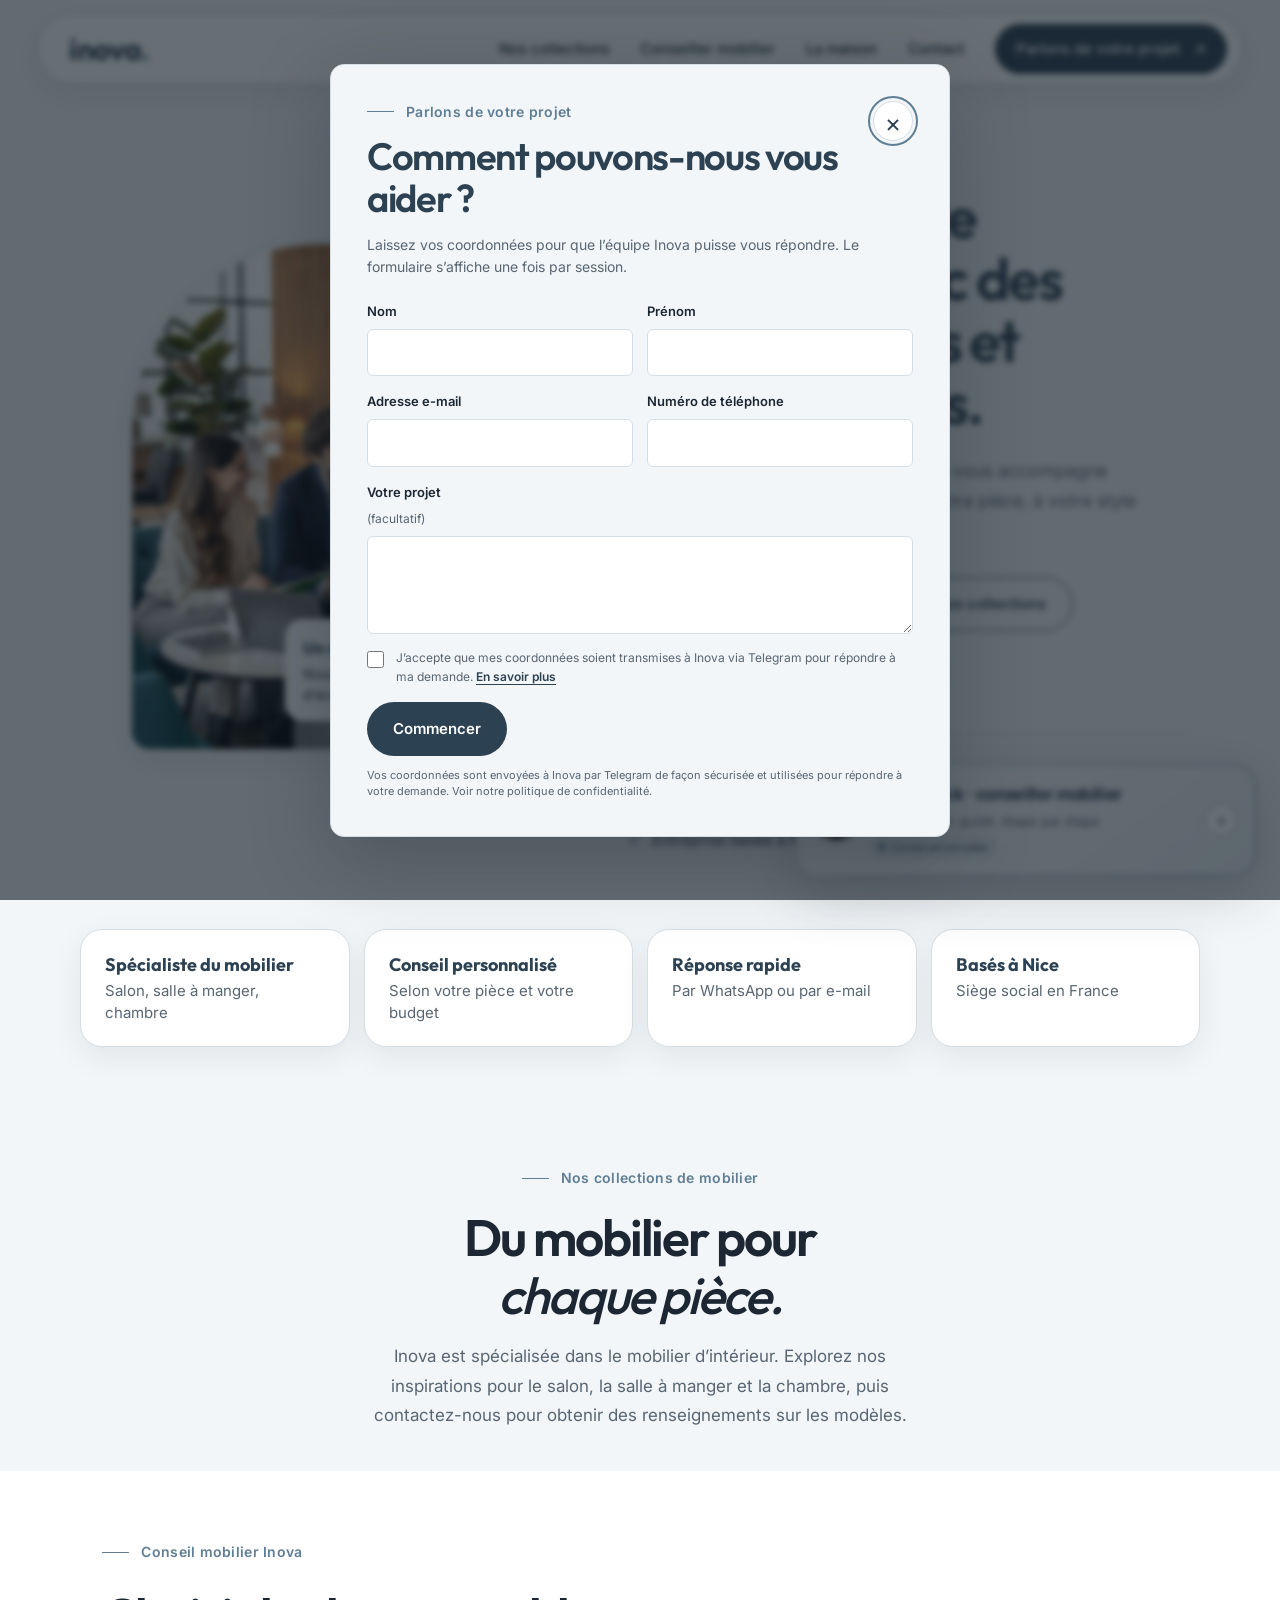
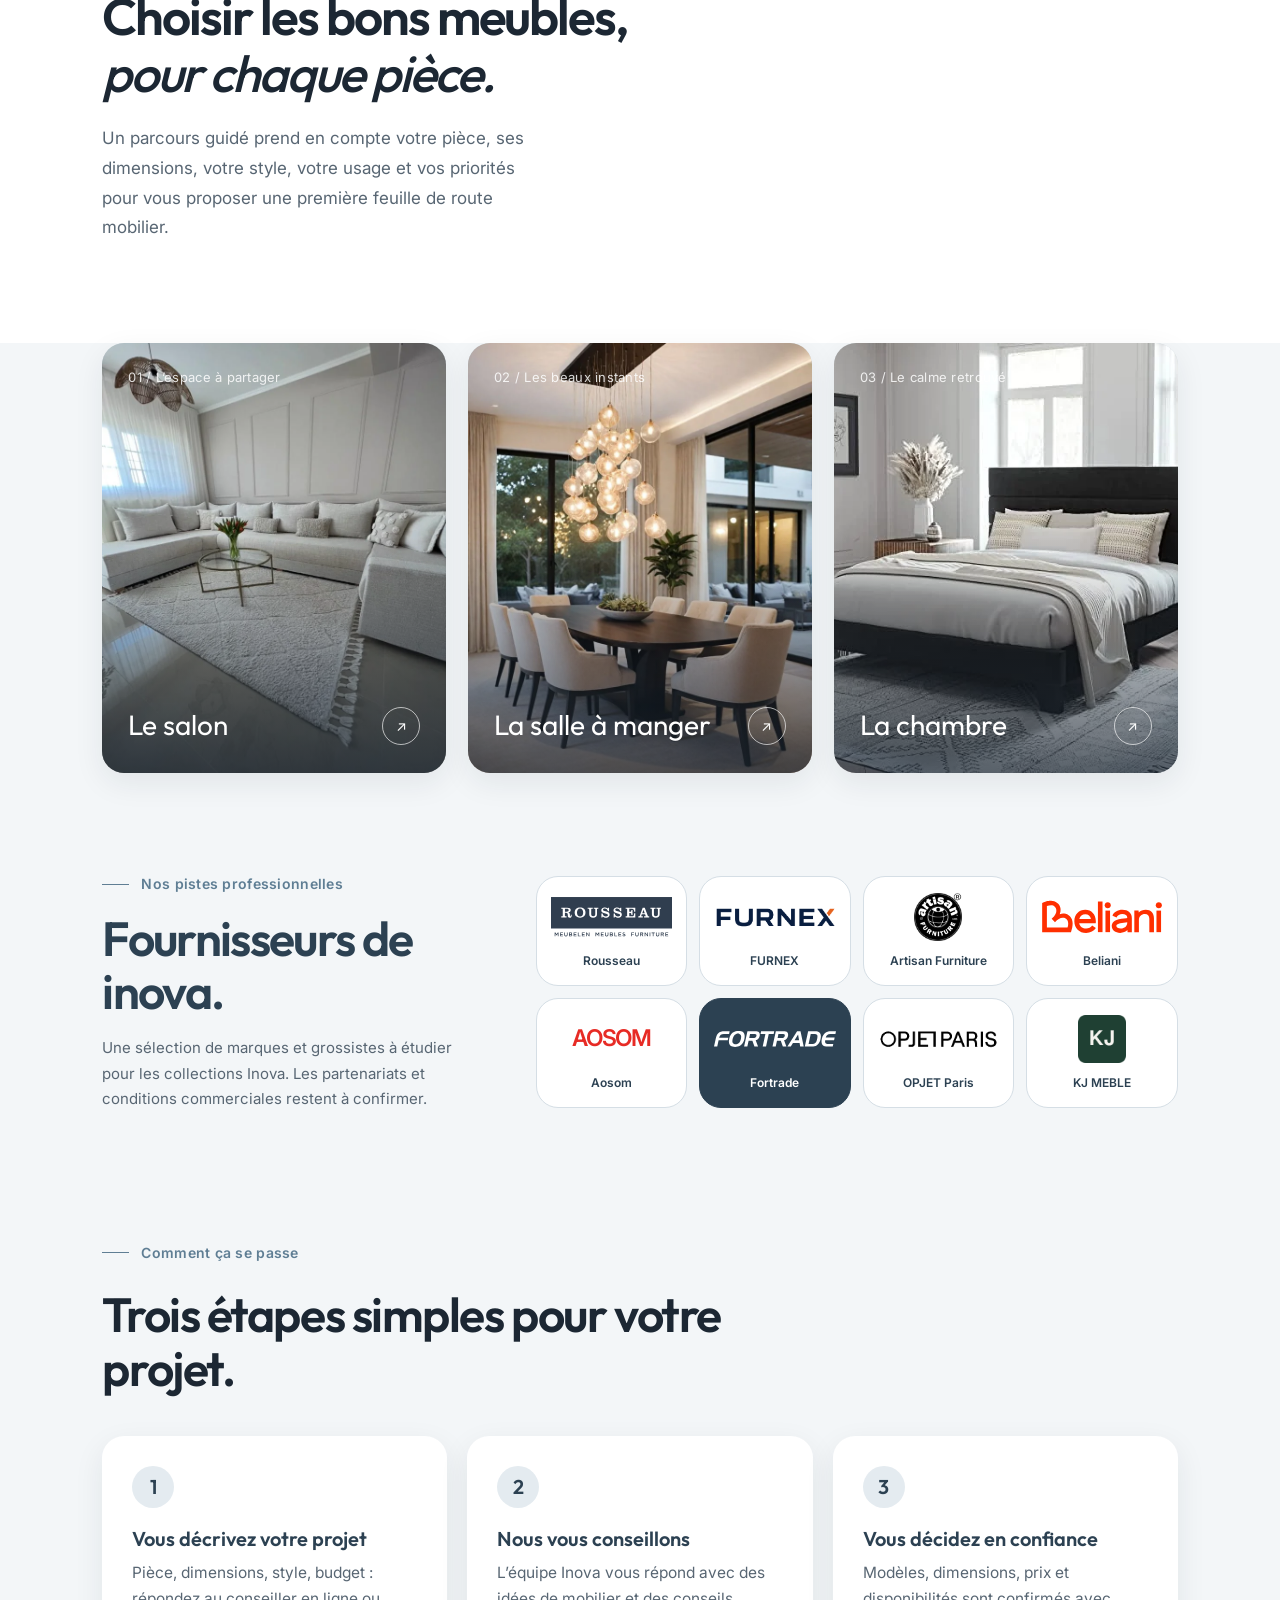
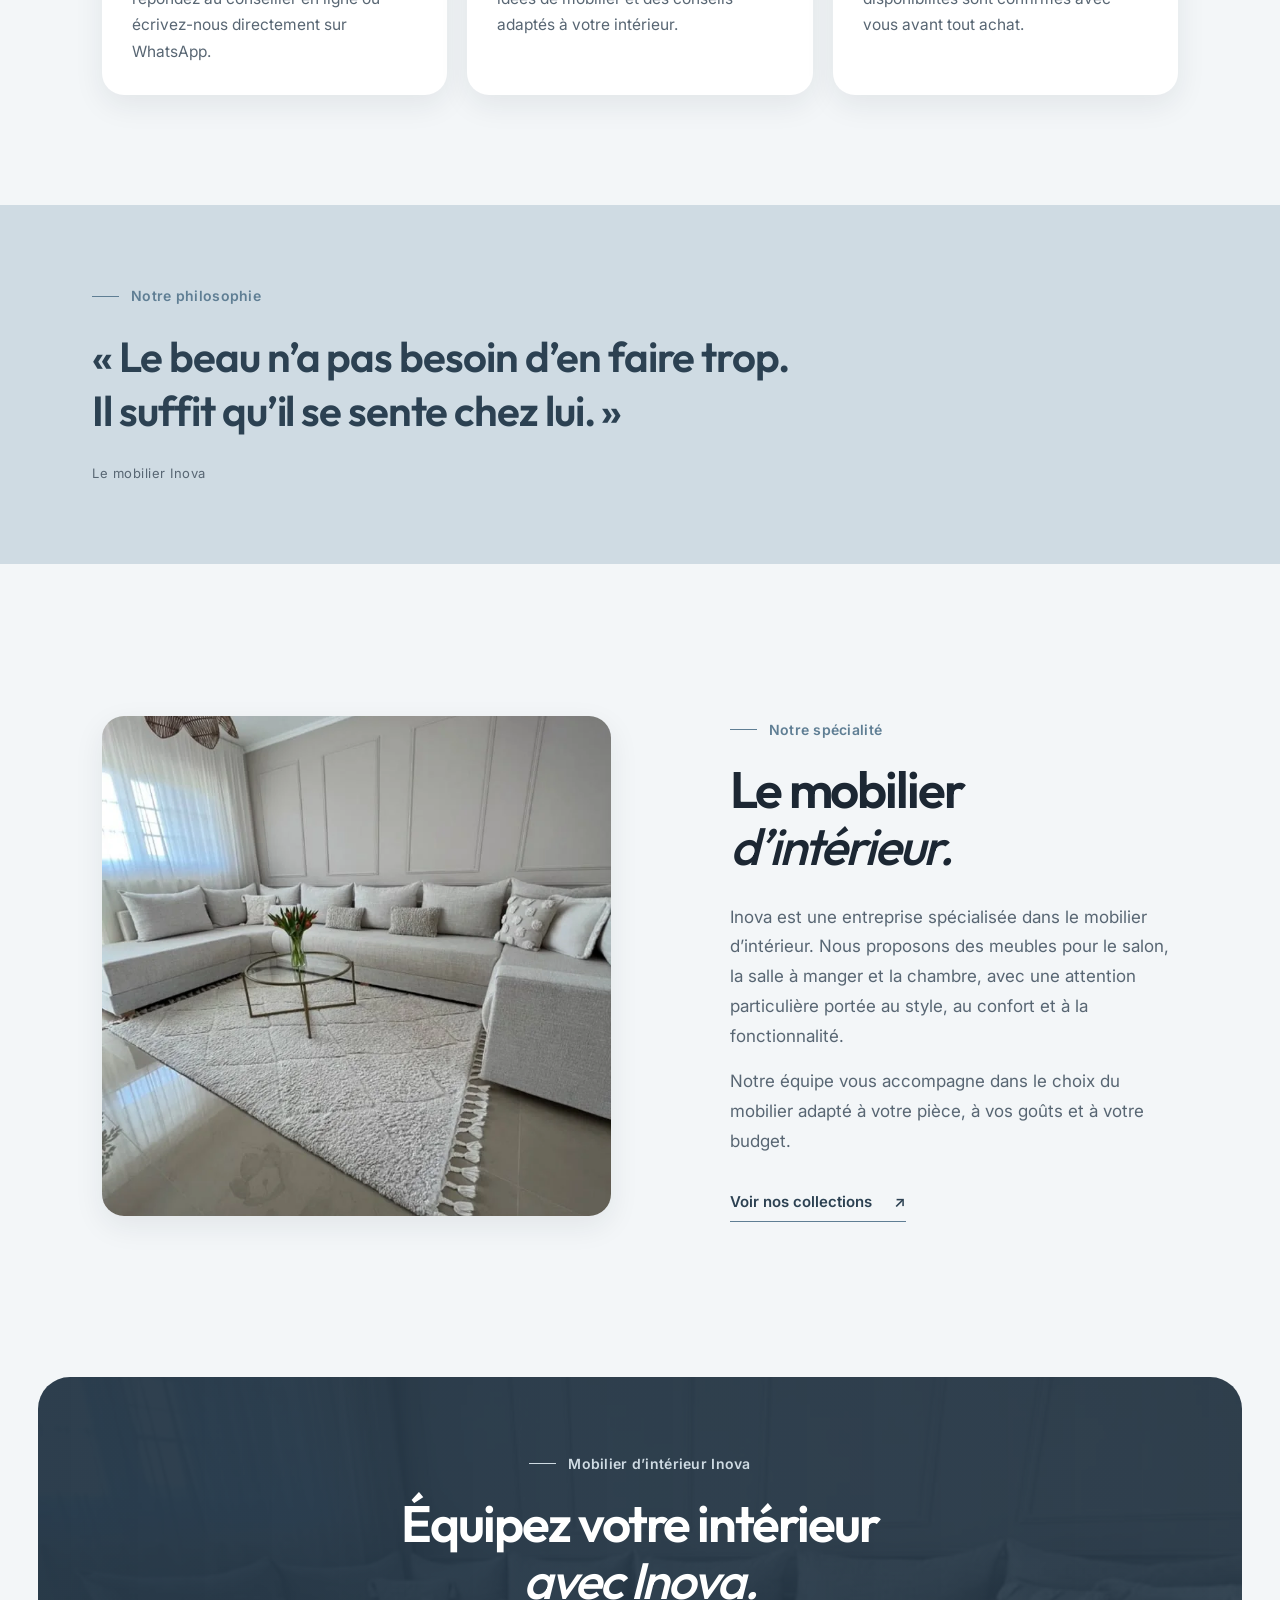
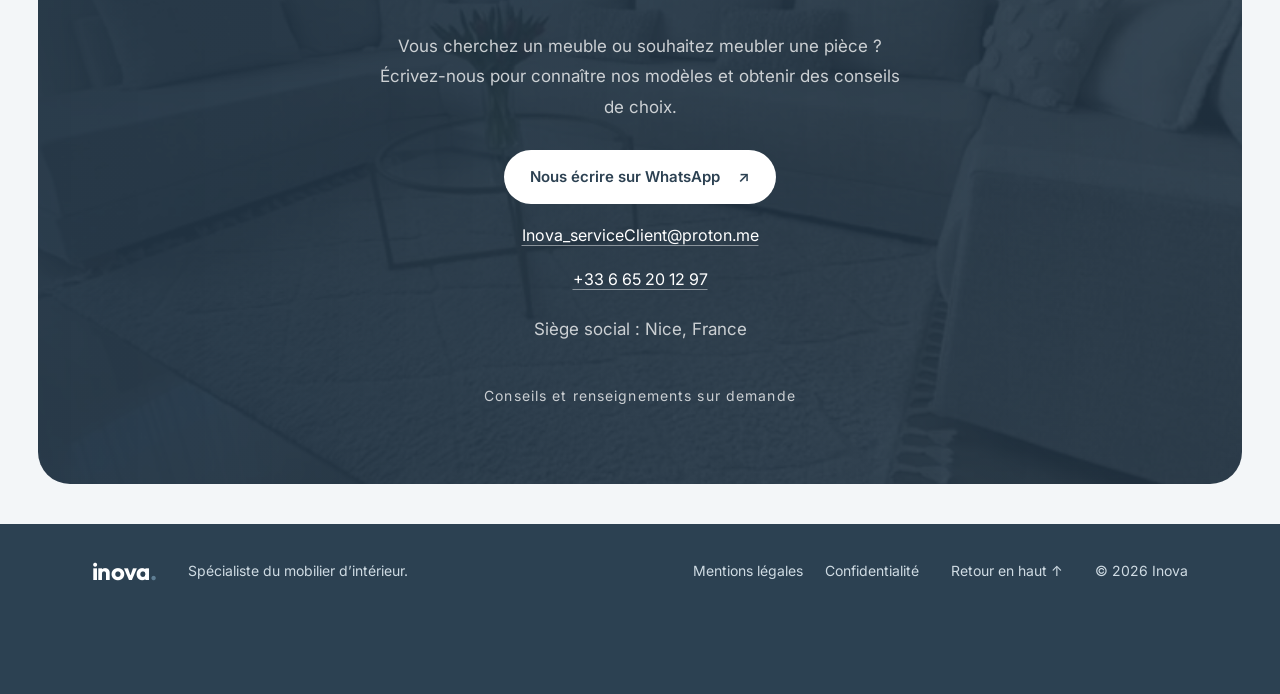
<file: index.html>
<!doctype html>
<html lang="fr">
  <head>
    <meta charset="UTF-8" />
    <meta name="viewport" content="width=device-width, initial-scale=1.0, viewport-fit=cover" />
    <meta
      name="description"
      content="Inova est spécialisée dans le mobilier d’intérieur et basée à Nice, en France. Découvrez nos meubles pour le salon, la salle à manger et la chambre."
    />
    <meta property="og:type" content="website" />
    <meta property="og:locale" content="fr_FR" />
    <meta property="og:site_name" content="Inova" />
    <meta property="og:title" content="Inova — Mobilier et conseil à Nice" />
    <meta
      property="og:description"
      content="Découvrez nos meubles pour le salon, la salle à manger et la chambre, avec des conseils personnalisés à Nice."
    />
    <meta name="theme-color" content="#f3f6f8" />
    <title>Inova — Mobilier et conseil à Nice</title>
    <link rel="icon" type="image/svg+xml" href="favicon.svg" />
    <link rel="preconnect" href="https://fonts.googleapis.com" />
    <link rel="preconnect" href="https://fonts.gstatic.com" crossorigin />
    <link
      href="https://fonts.googleapis.com/css2?family=Inter:wght@400;500;600&family=Outfit:wght@500;600;700&display=swap"
      rel="stylesheet"
    />
    <link rel="stylesheet" href="styles.css" />
    <script src="script.js" defer></script>
  </head>
  <body>
    <a class="skip-link" href="#contenu">Aller au contenu</a>
    <header class="site-header">
      <a class="brand" href="#accueil" aria-label="Inova, accueil">
        <span class="brand-name"><strong>inova</strong></span>
      </a>

      <button
        class="menu-toggle"
        type="button"
        aria-expanded="false"
        aria-controls="site-nav"
        aria-label="Ouvrir le menu"
      >
        <span></span>
        <span></span>
      </button>

      <nav class="site-nav" id="site-nav" aria-label="Navigation principale">
        <a href="#univers">Nos collections</a>
        <a href="#assistant">Conseiller mobilier</a>
        <a href="#maison">La maison</a>
        <a href="#contact">Contact</a>
        <a class="nav-cta" href="#contact">Parlons de votre projet <span aria-hidden="true">↗</span></a>
      </nav>
    </header>

    <dialog class="lead-dialog" id="lead-dialog" aria-labelledby="lead-dialog-title" aria-describedby="lead-dialog-description">
      <div class="lead-dialog-header">
        <div>
          <p class="eyebrow"><span></span> Parlons de votre projet</p>
          <h2 id="lead-dialog-title">Comment pouvons-nous vous aider ?</h2>
        </div>
        <button class="lead-dialog-close" type="button" aria-label="Fermer le formulaire" data-lead-close>×</button>
      </div>
      <p class="lead-dialog-description" id="lead-dialog-description">
        Laissez vos coordonnées pour que l’équipe Inova puisse vous répondre. Le formulaire s’affiche une fois par session.
      </p>
      <form class="lead-form" id="lead-form" action="/.netlify/functions/contact" method="post">
        <label>
          Nom
          <input name="lastName" autocomplete="family-name" required />
        </label>
        <label>
          Prénom
          <input name="firstName" autocomplete="given-name" required />
        </label>
        <label>
          Adresse e-mail
          <input name="email" type="email" autocomplete="email" required />
        </label>
        <label>
          Numéro de téléphone
          <input name="phone" type="tel" autocomplete="tel" required />
        </label>
        <label class="lead-message-field">
          Votre projet <span>(facultatif)</span>
          <textarea name="message" rows="3" maxlength="1000"></textarea>
        </label>
        <label class="lead-consent">
          <input name="consent" type="checkbox" required />
          <span>
            J’accepte que mes coordonnées soient transmises à Inova via Telegram pour répondre à ma demande.
            <a href="confidentialite.html" target="_blank" rel="noopener noreferrer">En savoir plus</a>
          </span>
        </label>
        <p class="lead-form-note" id="lead-form-status" role="status" aria-live="polite" hidden></p>
        <div class="lead-form-actions">
          <button class="button lead-form-submit" type="submit">Commencer</button>
        </div>
        <p class="lead-form-footnote">Vos coordonnées sont envoyées à Inova par Telegram de façon sécurisée et utilisées pour répondre à votre demande. Voir notre <a href="confidentialite.html">politique de confidentialité</a>.</p>
      </form>
    </dialog>

    <main id="contenu">
      <section class="hero" id="accueil">
        <div class="hero-text">
          <p class="eyebrow"><span></span> Mobilier d’intérieur à Nice</p>
          <h1>Meublez votre intérieur avec des conseils clairs et personnalisés.</h1>
          <p class="hero-copy">
            Salon, salle à manger, chambre : Inova vous accompagne dans le choix
            de meubles adaptés à votre pièce, à votre style et à votre budget.
          </p>
          <div class="hero-actions">
            <a class="button" href="https://wa.me/33665201297?text=Bonjour%20Inova%2C%20je%20cherche%20du%20mobilier%20d'int%C3%A9rieur%20et%20souhaite%20%C3%AAtre%20renseign%C3%A9(e)." target="_blank" rel="noreferrer">Parler à un conseiller <span aria-hidden="true">↗</span></a>
            <a class="button button-ghost" href="#univers">Voir nos collections</a>
            <a class="button button-ghost" href="Presentation-Inova.pdf" download="Presentation-Inova.pdf">
              Télécharger la présentation PDF <span aria-hidden="true">↓</span>
            </a>
          </div>
          <ul class="hero-proof">
            <li>Une réponse personnalisée de l’équipe Inova</li>
            <li>Dimensions, prix et disponibilités confirmés avant achat</li>
            <li>Entreprise basée à Nice, France</li>
          </ul>
        </div>
        <figure class="hero-photo">
          <img class="no-zoom" width="969" height="1449" fetchpriority="high" src="rendez-vous-clients.jpg" alt="Rendez-vous conseil entre des clients et un conseiller Inova autour d’une table" />
          <figcaption><strong>Un rendez-vous, un projet.</strong>Nous prenons le temps d’écouter vos besoins.</figcaption>
        </figure>
      </section>

      <section class="trust-bar" aria-label="Nos engagements">
        <div><strong>Spécialiste du mobilier</strong><span>Salon, salle à manger, chambre</span></div>
        <div><strong>Conseil personnalisé</strong><span>Selon votre pièce et votre budget</span></div>
        <div><strong>Réponse rapide</strong><span>Par WhatsApp ou par e-mail</span></div>
        <div><strong>Basés à Nice</strong><span>Siège social en France</span></div>
      </section>

      <section class="intro section-wrap" id="univers">
        <div class="section-heading">
          <p class="eyebrow"><span></span> Nos collections de mobilier</p>
          <h2>Du mobilier pour<br /><em>chaque pièce.</em></h2>
        </div>
        <p class="intro-copy">
          Inova est spécialisée dans le mobilier d’intérieur. Explorez nos
          inspirations pour le salon, la salle à manger et la chambre, puis
          contactez-nous pour obtenir des renseignements sur les modèles.
        </p>
      </section>

      <section class="advisor-section" id="assistant">
        <div class="advisor-inner section-wrap">
          <div class="advisor-intro">
            <p class="eyebrow"><span></span> Conseil mobilier Inova</p>
            <h2>Choisir les bons meubles,<br /><em>pour chaque pièce.</em></h2>
            <p>
              Un parcours guidé prend en compte votre pièce, ses dimensions,
              votre style, votre usage et vos priorités pour vous proposer
              une première feuille de route mobilier.
            </p>
          </div>

          <div class="advisor-panel">
            <button
              class="advisor-panel-heading"
              id="advisor-toggle"
              type="button"
              aria-expanded="false"
              aria-controls="advisor-content"
            >
              <img class="advisor-avatar" src="images/conseiller-jean-marck.webp" alt="" />
              <div>
                <p>Jean Marck · conseiller mobilier</p>
                <span>Un diagnostic guidé, étape par étape</span>
              </div>
              <span class="advisor-status"><span></span> Conseil personnalisé</span>
              <span class="advisor-toggle-icon" aria-hidden="true">＋</span>
            </button>

            <div class="advisor-content" id="advisor-content" hidden>
              <form class="advisor-form" id="advisor-form">
              <label>
                Quelle pièce souhaitez-vous meubler ?
                <select name="room" required>
                  <option value="">Choisir une pièce</option>
                  <option value="salon">Salon</option>
                  <option value="salle-a-manger">Salle à manger</option>
                  <option value="chambre">Chambre</option>
                  <option value="entree">Entrée ou autre espace</option>
                </select>
              </label>

              <fieldset class="advisor-dimensions">
                <legend>Quelles sont ses dimensions ? <span>(facultatif)</span></legend>
                <label>
                  Largeur en mètres
                  <input name="width" type="number" min="1" max="30" step="0.1" inputmode="decimal" placeholder="Ex. 4,2" />
                </label>
                <label>
                  Longueur en mètres
                  <input name="length" type="number" min="1" max="30" step="0.1" inputmode="decimal" placeholder="Ex. 5,0" />
                </label>
              </fieldset>

              <label>
                Quel style vous attire ?
                <select name="style" required>
                  <option value="">Choisir un style</option>
                  <option value="naturel">Naturel et apaisant</option>
                  <option value="contemporain">Contemporain et épuré</option>
                  <option value="chaleureux">Chaleureux et convivial</option>
                  <option value="elegant">Élégant et intemporel</option>
                  <option value="indecis">Je ne sais pas encore</option>
                </select>
              </label>

              <label>
                Quel budget prévoyez-vous ?
                <select name="budget" required>
                  <option value="">Choisir une fourchette</option>
                  <option value="economique">Budget maîtrisé</option>
                  <option value="modere">Budget intermédiaire</option>
                  <option value="confort">Budget confort</option>
                  <option value="flexible">Budget flexible</option>
                  <option value="a-definir">Budget à définir</option>
                </select>
              </label>

              <label>
                Quelle est votre priorité ?
                <select name="priority" required>
                  <option value="">Choisir une priorité</option>
                  <option value="optimiser">Trouver le mobilier adapté à mes dimensions</option>
                  <option value="meubler">Choisir les meubles essentiels</option>
                  <option value="ambiance">Coordonner meubles, couleurs et matières</option>
                  <option value="complet">Équiper toute la pièce</option>
                </select>
              </label>

              <label>
                Comment la pièce sera-t-elle utilisée ?
                <select name="usage" required>
                  <option value="">Choisir un usage</option>
                  <option value="quotidien">Tous les jours</option>
                  <option value="reception">Recevoir famille et amis</option>
                  <option value="occasionnel">De temps en temps</option>
                </select>
              </label>

              <label>
                Que souhaitez-vous faire du mobilier existant ?
                <select name="furniture" required>
                  <option value="">Choisir une option</option>
                  <option value="conserver">Garder certains meubles</option>
                  <option value="remplacer">En remplacer plusieurs</option>
                  <option value="repartir">Aménager la pièce de zéro</option>
                </select>
              </label>

              <button class="button advisor-submit" type="submit">
                Créer ma feuille de route <span aria-hidden="true">↗</span>
              </button>
              <p class="advisor-error" id="advisor-error" role="alert" hidden>
                Vérifiez vos réponses. Pour les dimensions, indiquez largeur et longueur entre 1 et 30 mètres, ou laissez les deux champs vides.
              </p>
              </form>

              <section
                class="advisor-result"
                id="advisor-result"
                aria-live="polite"
                aria-labelledby="advisor-result-title"
                hidden
              >
                <p class="eyebrow"><span></span> Votre feuille de route mobilier</p>
                <h3 id="advisor-result-title"></h3>
                <p id="advisor-result-summary"></p>
                <ul id="advisor-result-tips"></ul>
                <a class="button advisor-result-contact" id="advisor-result-contact" href="#contact">
                  Continuer avec Inova <span aria-hidden="true">↗</span>
                </a>
                <button class="advisor-restart" id="advisor-restart" type="button">Modifier mes réponses</button>
              </section>
            </div>
          </div>
        </div>
      </section>

      <section class="collection section-wrap" aria-label="Nos inspirations">
        <a class="collection-card collection-card-large" href="categorie.html?category=salon">
          <img
            src="images/categories/salon.webp"
            alt="Canapé d’angle clair et tapis à franges dans un salon lumineux"
            loading="lazy"
          />
          <span class="card-number">01 / L’espace à partager</span>
          <span class="card-caption"><span>Le salon</span><span class="card-arrow" aria-hidden="true">↗</span></span>
        </a>
        <a class="collection-card collection-card-tall" href="categorie.html?category=salle-a-manger">
          <img
            src="images/categories/salle-a-manger.webp"
            alt="Table de salle à manger sombre entourée de chaises claires"
            loading="lazy"
          />
          <span class="card-number">02 / Les beaux instants</span>
          <span class="card-caption"><span>La salle à manger</span><span class="card-arrow" aria-hidden="true">↗</span></span>
        </a>
        <a class="collection-card collection-card-wide" href="categorie.html?category=chambre">
          <img
            src="images/categories/chambre.webp"
            alt="Lit double noir dans une chambre lumineuse aux tons neutres"
            loading="lazy"
          />
          <span class="card-number">03 / Le calme retrouvé</span>
          <span class="card-caption"><span>La chambre</span><span class="card-arrow" aria-hidden="true">↗</span></span>
        </a>
      </section>

      <section class="suppliers section-wrap" aria-labelledby="suppliers-title">
        <div class="suppliers-heading">
          <p class="eyebrow"><span></span> Nos pistes professionnelles</p>
          <h2 id="suppliers-title">Fournisseurs de inova.</h2>
          <p>
            Une sélection de marques et grossistes à étudier pour les collections Inova.
            Les partenariats et conditions commerciales restent à confirmer.
          </p>
        </div>
        <div class="supplier-grid" aria-label="Sites officiels des fournisseurs">
          <a class="supplier-card" href="https://www.rousseau.be/fr" target="_blank" rel="noopener noreferrer" aria-label="Rousseau, site officiel">
            <img src="images/partners/rousseau.svg" alt="" loading="lazy" />
            <span>Rousseau</span>
          </a>
          <a class="supplier-card" href="https://furnex.eu/" target="_blank" rel="noopener noreferrer" aria-label="Furnex, site officiel">
            <img src="images/partners/furnex.png" alt="" loading="lazy" />
            <span>FURNEX</span>
          </a>
          <a class="supplier-card" href="https://artisanfurniture.eu/fr/dropshipping/" target="_blank" rel="noopener noreferrer" aria-label="Artisan Furniture, site officiel">
            <img src="images/partners/artisan-furniture.png" alt="" loading="lazy" />
            <span>Artisan Furniture</span>
          </a>
          <a class="supplier-card" href="https://www.beliani.fr/content/dropshipping/" target="_blank" rel="noopener noreferrer" aria-label="Beliani, site officiel">
            <img src="images/partners/beliani.svg" alt="" loading="lazy" />
            <span>Beliani</span>
          </a>
          <a class="supplier-card" href="https://www.aosom.fr/" target="_blank" rel="noopener noreferrer" aria-label="Aosom France, site officiel">
            <span class="supplier-text-logo supplier-text-logo-aosom" aria-hidden="true">AOSOM</span>
            <span>Aosom</span>
          </a>
          <a class="supplier-card supplier-card-fortrade" href="https://www.fortrade.si/en_US/" target="_blank" rel="noopener noreferrer" aria-label="Fortrade, site officiel">
            <img src="images/partners/fortrade.svg" alt="" loading="lazy" />
            <span>Fortrade</span>
          </a>
          <a class="supplier-card" href="https://www.opjet.com/" target="_blank" rel="noopener noreferrer" aria-label="OPJET Paris, site officiel">
            <img src="images/partners/opjet.png" alt="" loading="lazy" />
            <span>OPJET Paris</span>
          </a>
          <a class="supplier-card" href="https://kjmeble.com/" target="_blank" rel="noopener noreferrer" aria-label="KJ MEBLE, site officiel">
            <img src="images/partners/kj-meble.png" alt="" loading="lazy" />
            <span>KJ MEBLE</span>
          </a>
        </div>
      </section>

      <section class="steps section-wrap" id="methode">
        <div class="steps-head">
          <p class="eyebrow"><span></span> Comment ça se passe</p>
          <h2>Trois étapes simples pour votre projet.</h2>
        </div>
        <div class="steps-grid">
          <div class="step"><span class="step-num">1</span><h3>Vous décrivez votre projet</h3><p>Pièce, dimensions, style, budget : répondez au conseiller en ligne ou écrivez-nous directement sur WhatsApp.</p></div>
          <div class="step"><span class="step-num">2</span><h3>Nous vous conseillons</h3><p>L’équipe Inova vous répond avec des idées de mobilier et des conseils adaptés à votre intérieur.</p></div>
          <div class="step"><span class="step-num">3</span><h3>Vous décidez en confiance</h3><p>Modèles, dimensions, prix et disponibilités sont confirmés avec vous avant tout achat.</p></div>
        </div>
      </section>

      <section class="quote-band">
        <p class="eyebrow eyebrow-light"><span></span> Notre philosophie</p>
        <blockquote>« Le beau n’a pas besoin d’en faire trop.<br />Il suffit qu’il se sente chez lui. »</blockquote>
        <span class="quote-signature">Le mobilier Inova</span>
      </section>

      <section class="about section-wrap" id="maison">
        <div class="about-image">
          <img
            src="images/categories/salon.webp"
            alt="Détail d’un intérieur chaleureux, entre bois et lumière naturelle"
            loading="lazy"
          />
        </div>
        <div class="about-content">
          <p class="eyebrow"><span></span> Notre spécialité</p>
          <h2>Le mobilier<br /><em>d’intérieur.</em></h2>
          <p>
            Inova est une entreprise spécialisée dans le mobilier d’intérieur.
            Nous proposons des meubles pour le salon, la salle à manger et la
            chambre, avec une attention particulière portée au style, au confort
            et à la fonctionnalité.
          </p>
          <p>
            Notre équipe vous accompagne dans le choix du mobilier adapté à
            votre pièce, à vos goûts et à votre budget.
          </p>
          <a class="text-link" href="#univers">Voir nos collections <span aria-hidden="true">↗</span></a>
        </div>
      </section>

      <section class="contact" id="contact">
        <div class="contact-inner">
          <p class="eyebrow eyebrow-light"><span></span> Mobilier d’intérieur Inova</p>
          <h2>Équipez votre intérieur<br /><em>avec Inova.</em></h2>
          <p>Vous cherchez un meuble ou souhaitez meubler une pièce ? Écrivez-nous pour connaître nos modèles et obtenir des conseils de choix.</p>
          <a
            class="button button-light"
            href="https://wa.me/33665201297?text=Bonjour%20Inova%2C%20je%20cherche%20du%20mobilier%20d'int%C3%A9rieur%20et%20souhaite%20%C3%AAtre%20renseign%C3%A9(e)."
            target="_blank"
            rel="noreferrer"
          >
            Nous écrire sur WhatsApp <span aria-hidden="true">↗</span>
          </a>
          <a class="contact-email" href="mailto:Inova_serviceClient@proton.me">
            Inova_serviceClient@proton.me
          </a>
          <a class="contact-email" href="tel:+33665201297">+33 6 65 20 12 97</a>
          <p class="contact-address">
            Siège social : Nice, France
          </p>
          <span class="contact-note">Conseils et renseignements sur demande</span>
        </div>
      </section>
    </main>

    <footer class="site-footer">
      <a class="brand footer-brand" href="#accueil">
        <span class="brand-name"><strong>inova</strong></span>
      </a>
      <p>Spécialiste du mobilier d’intérieur.</p>
      <a href="#accueil" class="back-to-top">Retour en haut ↑</a>
      <nav class="footer-legal" aria-label="Informations juridiques">
        <a href="mentions-legales.html">Mentions légales</a>
        <a href="confidentialite.html">Confidentialité</a>
      </nav>
      <span class="copyright">© <span id="year"></span> Inova</span>
    </footer>
  </body>
</html>
</file>
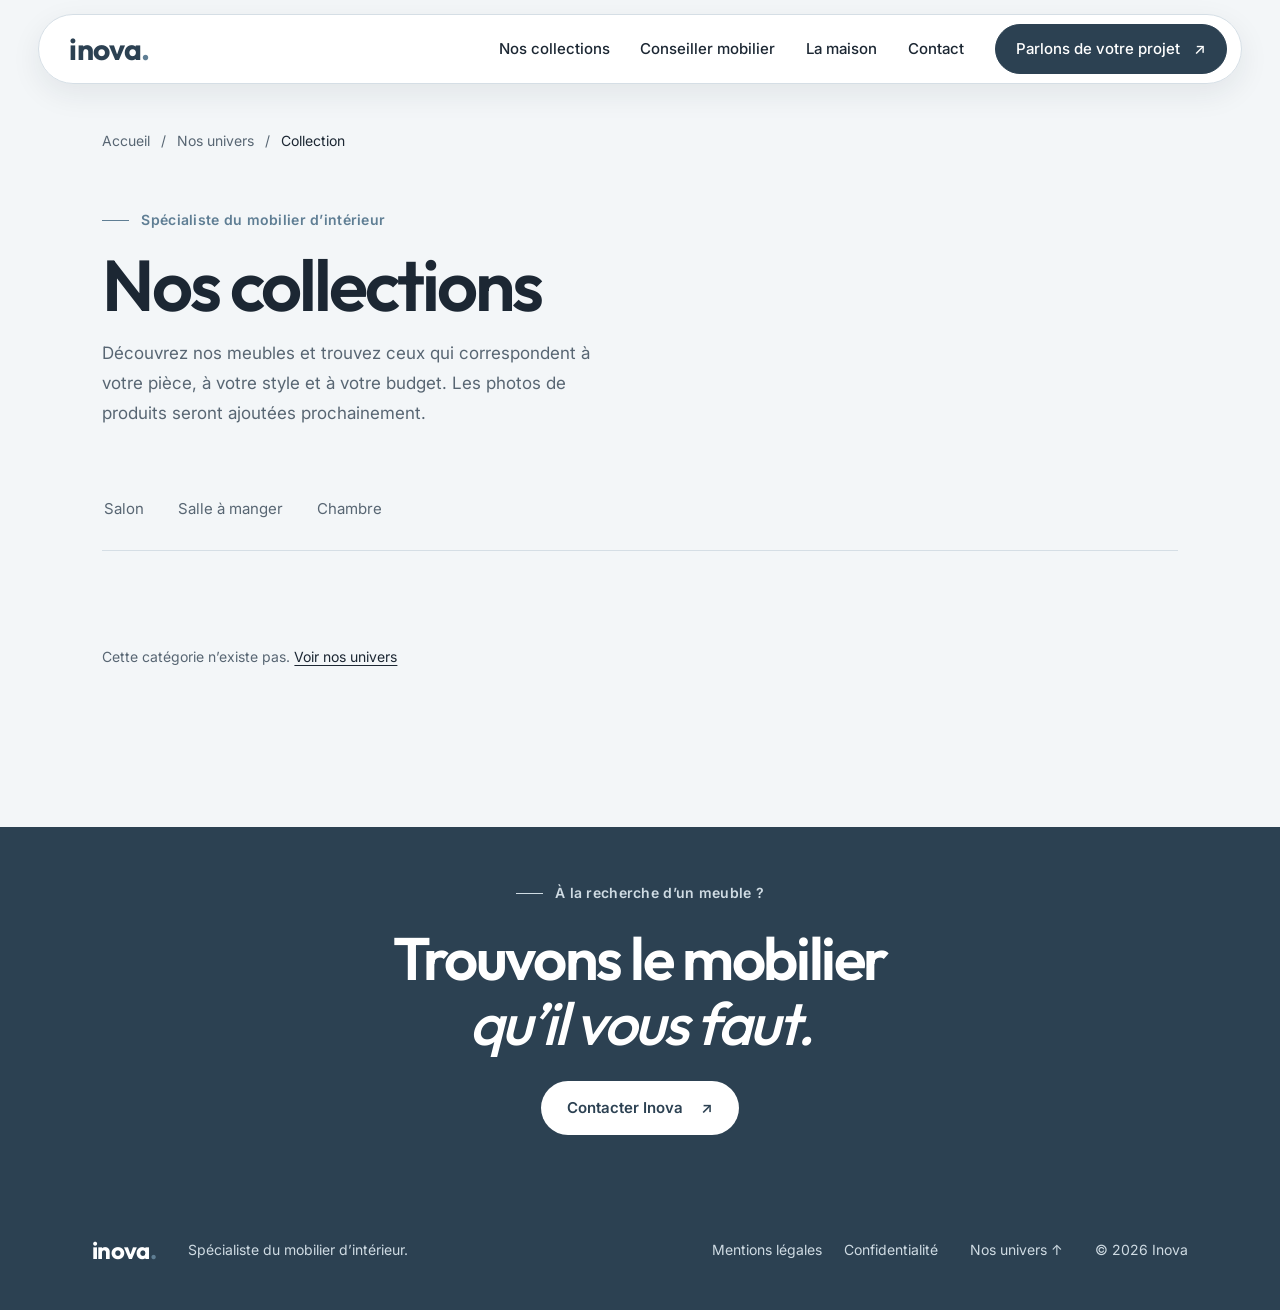
<file: categorie.html>
<!doctype html>
<html lang="fr">
  <head>
    <meta charset="UTF-8" />
    <meta name="viewport" content="width=device-width, initial-scale=1.0, viewport-fit=cover" />
    <meta
      name="description"
      content="Découvrez les collections de mobilier d’intérieur Inova pour le salon, la salle à manger et la chambre."
    />
    <meta property="og:type" content="website" />
    <meta property="og:locale" content="fr_FR" />
    <meta property="og:site_name" content="Inova" />
    <meta property="og:title" content="Collections de mobilier — Inova" />
    <meta
      property="og:description"
      content="Découvrez les collections de mobilier Inova pour le salon, la salle à manger et la chambre."
    />
    <meta name="theme-color" content="#f3f6f8" />
    <title>Collections de mobilier — Inova</title>
    <link rel="icon" type="image/svg+xml" href="favicon.svg" />
    <link rel="preconnect" href="https://fonts.googleapis.com" />
    <link rel="preconnect" href="https://fonts.gstatic.com" crossorigin />
    <link
      href="https://fonts.googleapis.com/css2?family=Inter:wght@400;500;600&family=Outfit:wght@500;600;700&display=swap"
      rel="stylesheet"
    />
    <link rel="stylesheet" href="styles.css" />
    <script src="script.js" defer></script>
  </head>
  <body>
    <a class="skip-link" href="#contenu">Aller au contenu</a>
    <header class="site-header">
      <a class="brand" href="index.html#accueil" aria-label="Inova, accueil">
        <span class="brand-name"><strong>inova</strong></span>
      </a>

      <button
        class="menu-toggle"
        type="button"
        aria-expanded="false"
        aria-controls="site-nav"
        aria-label="Ouvrir le menu"
      >
        <span></span>
        <span></span>
      </button>

      <nav class="site-nav" id="site-nav" aria-label="Navigation principale">
        <a href="index.html#univers">Nos collections</a>
        <a href="index.html#assistant">Conseiller mobilier</a>
        <a href="index.html#maison">La maison</a>
        <a href="index.html#contact">Contact</a>
        <a class="nav-cta" href="index.html#contact">Parlons de votre projet <span aria-hidden="true">↗</span></a>
      </nav>
    </header>

    <main id="contenu" class="category-main">
      <section class="category-heading section-wrap" aria-labelledby="category-title">
        <nav class="breadcrumbs" aria-label="Fil d’Ariane">
          <a href="index.html">Accueil</a>
          <span aria-hidden="true">/</span>
          <a href="index.html#univers">Nos univers</a>
          <span aria-hidden="true">/</span>
          <span id="breadcrumb-current">Collection</span>
        </nav>
        <p class="eyebrow"><span></span> Spécialiste du mobilier d’intérieur</p>
        <h1 id="category-title">Nos collections</h1>
        <p class="category-description" id="category-description">
          Découvrez nos meubles et trouvez ceux qui correspondent à votre pièce, à votre style et à votre budget. Les photos de produits seront ajoutées prochainement.
        </p>
      </section>

      <nav class="category-tabs section-wrap" aria-label="Catégories de mobilier">
        <a href="categorie.html?category=salon" data-category="salon">Salon</a>
        <a href="categorie.html?category=salle-a-manger" data-category="salle-a-manger">Salle à manger</a>
        <a href="categorie.html?category=chambre" data-category="chambre">Chambre</a>
      </nav>

      <section class="category-gallery section-wrap" id="category-gallery" aria-label="Inspirations de la collection">
        <p class="category-error" id="category-error" hidden>
          Cette catégorie n’existe pas. <a href="index.html#univers">Voir nos univers</a>
        </p>
      </section>

      <section class="category-contact">
        <p class="eyebrow eyebrow-light"><span></span> À la recherche d’un meuble ?</p>
        <h2>Trouvons le mobilier<br /><em>qu’il vous faut.</em></h2>
        <a class="button button-light" href="index.html#contact">Contacter Inova <span aria-hidden="true">↗</span></a>
      </section>
    </main>

    <footer class="site-footer">
      <a class="brand footer-brand" href="index.html#accueil">
        <span class="brand-name"><strong>inova</strong></span>
      </a>
      <p>Spécialiste du mobilier d’intérieur.</p>
      <a href="index.html#univers" class="back-to-top">Nos univers ↑</a>
      <nav class="footer-legal" aria-label="Informations juridiques">
        <a href="mentions-legales.html">Mentions légales</a>
        <a href="confidentialite.html">Confidentialité</a>
      </nav>
      <span class="copyright">© <span id="year"></span> Inova</span>
    </footer>
  </body>
</html>
</file>
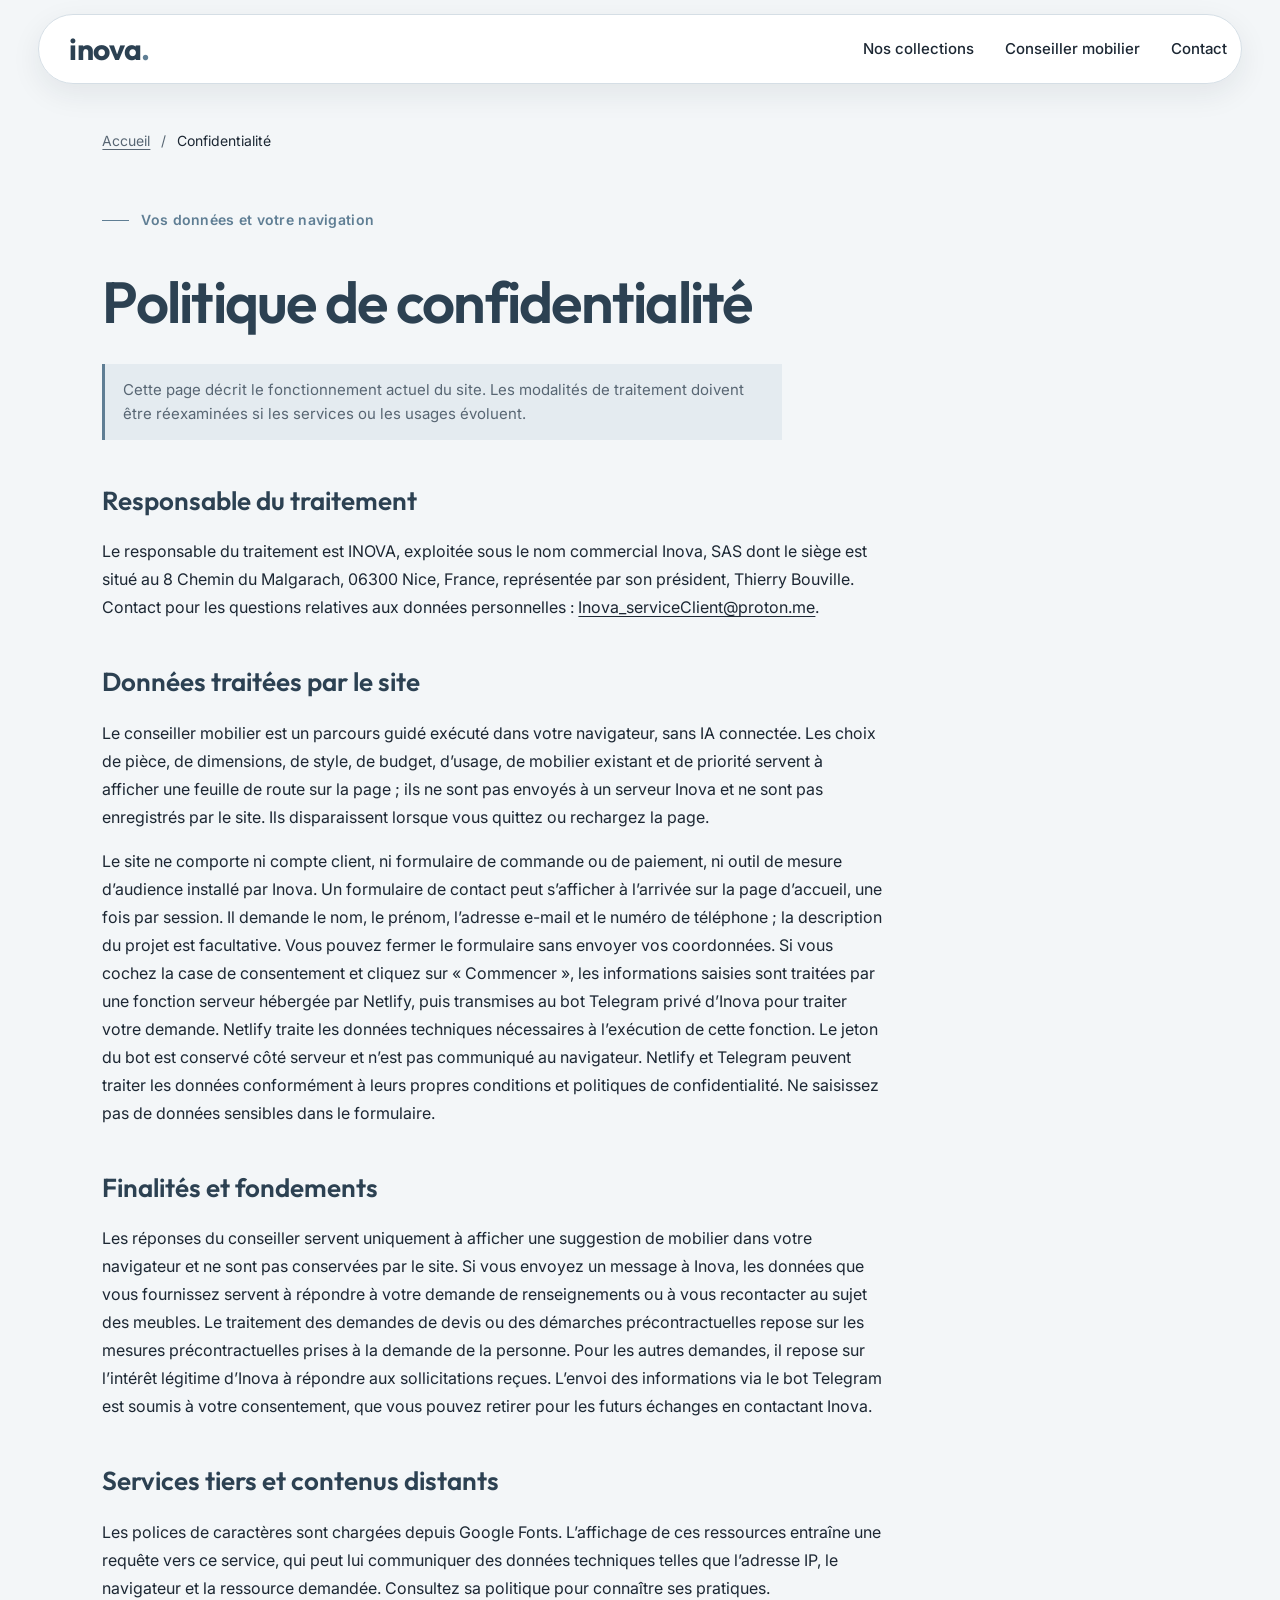
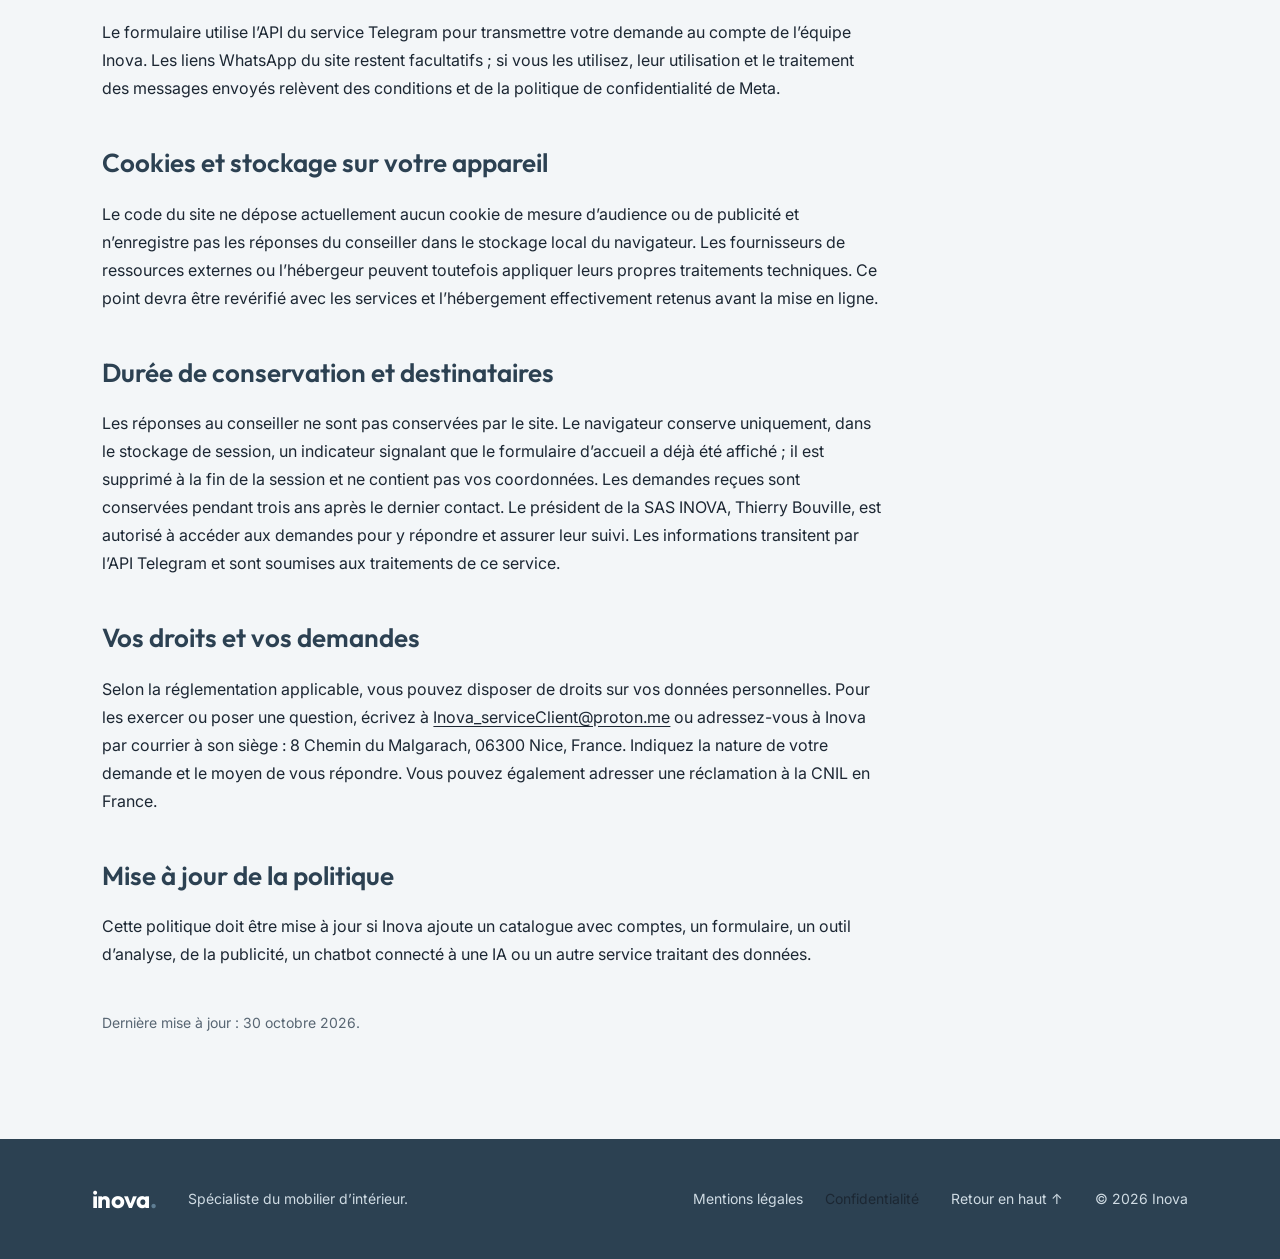
<file: confidentialite.html>
<!doctype html>
<html lang="fr">
  <head>
    <meta charset="UTF-8" />
    <meta name="viewport" content="width=device-width, initial-scale=1.0, viewport-fit=cover" />
    <meta name="description" content="Politique de confidentialité du site Inova, spécialiste du mobilier d’intérieur." />
    <meta property="og:type" content="website" />
    <meta property="og:locale" content="fr_FR" />
    <meta property="og:site_name" content="Inova" />
    <meta property="og:title" content="Politique de confidentialité — Inova" />
    <meta property="og:description" content="Découvrez comment le site Inova traite les données personnelles et les ressources externes." />
    <meta name="theme-color" content="#f3f6f8" />
    <title>Politique de confidentialité — Inova</title>
    <link rel="icon" type="image/svg+xml" href="favicon.svg" />
    <link rel="preconnect" href="https://fonts.googleapis.com" />
    <link rel="preconnect" href="https://fonts.gstatic.com" crossorigin />
    <link
      href="https://fonts.googleapis.com/css2?family=Inter:wght@400;500;600&family=Outfit:wght@500;600;700&display=swap"
      rel="stylesheet"
    />
    <link rel="stylesheet" href="styles.css" />
    <script src="script.js" defer></script>
  </head>
  <body>
    <a class="skip-link" href="#contenu">Aller au contenu</a>
    <header class="site-header">
      <a class="brand" href="index.html#accueil" aria-label="Inova, accueil">
        <span class="brand-name"><strong>inova</strong></span>
      </a>
      <button class="menu-toggle" type="button" aria-expanded="false" aria-controls="site-nav" aria-label="Ouvrir le menu">
        <span></span>
        <span></span>
      </button>
      <nav class="site-nav" id="site-nav" aria-label="Navigation principale">
        <a href="index.html#univers">Nos collections</a>
        <a href="index.html#assistant">Conseiller mobilier</a>
        <a href="index.html#contact">Contact</a>
      </nav>
    </header>

    <main id="contenu" class="legal-page section-wrap">
      <nav class="breadcrumbs" aria-label="Fil d’Ariane">
        <a href="index.html">Accueil</a>
        <span aria-hidden="true">/</span>
        <span>Confidentialité</span>
      </nav>
      <p class="eyebrow"><span></span> Vos données et votre navigation</p>
      <h1>Politique de confidentialité</h1>
      <p class="legal-intro">
        Cette page décrit le fonctionnement actuel du site. Les modalités de traitement doivent être réexaminées si les services ou les usages évoluent.
      </p>

      <section class="legal-section">
        <h2>Responsable du traitement</h2>
        <p>
          Le responsable du traitement est INOVA, exploitée sous le nom commercial Inova, SAS dont le siège est situé au 8 Chemin du Malgarach, 06300 Nice, France, représentée par son président, Thierry Bouville.
          Contact pour les questions relatives aux données personnelles :
          <a href="mailto:Inova_serviceClient@proton.me">Inova_serviceClient@proton.me</a>.
        </p>
      </section>

      <section class="legal-section">
        <h2>Données traitées par le site</h2>
        <p>
          Le conseiller mobilier est un parcours guidé exécuté dans votre navigateur, sans IA connectée. Les choix de pièce, de dimensions, de style, de budget, d’usage, de mobilier existant et de priorité servent à afficher une feuille de route sur la page ; ils ne sont pas envoyés à un serveur Inova et ne sont pas enregistrés par le site. Ils disparaissent lorsque vous quittez ou rechargez la page.
        </p>
        <p>
          Le site ne comporte ni compte client, ni formulaire de commande ou de paiement, ni outil de mesure d’audience installé par Inova. Un formulaire de contact peut s’afficher à l’arrivée sur la page d’accueil, une fois par session. Il demande le nom, le prénom, l’adresse e-mail et le numéro de téléphone ; la description du projet est facultative. Vous pouvez fermer le formulaire sans envoyer vos coordonnées. Si vous cochez la case de consentement et cliquez sur « Commencer », les informations saisies sont traitées par une fonction serveur hébergée par Netlify, puis transmises au bot Telegram privé d’Inova pour traiter votre demande. Netlify traite les données techniques nécessaires à l’exécution de cette fonction. Le jeton du bot est conservé côté serveur et n’est pas communiqué au navigateur. Netlify et Telegram peuvent traiter les données conformément à leurs propres conditions et politiques de confidentialité. Ne saisissez pas de données sensibles dans le formulaire.
        </p>
      </section>

      <section class="legal-section">
        <h2>Finalités et fondements</h2>
        <p>
          Les réponses du conseiller servent uniquement à afficher une suggestion de mobilier dans votre navigateur et ne sont pas conservées par le site. Si vous envoyez un message à Inova, les données que vous fournissez servent à répondre à votre demande de renseignements ou à vous recontacter au sujet des meubles.           Le traitement des demandes de devis ou des démarches précontractuelles repose sur les mesures précontractuelles prises à la demande de la personne. Pour les autres demandes, il repose sur l’intérêt légitime d’Inova à répondre aux sollicitations reçues. L’envoi des informations via le bot Telegram est soumis à votre consentement, que vous pouvez retirer pour les futurs échanges en contactant Inova.
        </p>
      </section>

      <section class="legal-section">
        <h2>Services tiers et contenus distants</h2>
        <p>
          Les polices de caractères sont chargées depuis Google Fonts. L’affichage de ces ressources entraîne une requête vers ce service, qui peut lui communiquer des données techniques telles que l’adresse IP, le navigateur et la ressource demandée. Consultez sa politique pour connaître ses pratiques.
        </p>
        <p>
          Le formulaire utilise l’API du service Telegram pour transmettre votre demande au compte de l’équipe Inova. Les liens WhatsApp du site restent facultatifs ; si vous les utilisez, leur utilisation et le traitement des messages envoyés relèvent des conditions et de la politique de confidentialité de Meta.
        </p>
      </section>

      <section class="legal-section">
        <h2>Cookies et stockage sur votre appareil</h2>
        <p>
          Le code du site ne dépose actuellement aucun cookie de mesure d’audience ou de publicité et n’enregistre pas les réponses du conseiller dans le stockage local du navigateur. Les fournisseurs de ressources externes ou l’hébergeur peuvent toutefois appliquer leurs propres traitements techniques. Ce point devra être revérifié avec les services et l’hébergement effectivement retenus avant la mise en ligne.
        </p>
      </section>

      <section class="legal-section">
        <h2>Durée de conservation et destinataires</h2>
        <p>
          Les réponses au conseiller ne sont pas conservées par le site. Le navigateur conserve uniquement, dans le stockage de session, un indicateur signalant que le formulaire d’accueil a déjà été affiché ; il est supprimé à la fin de la session et ne contient pas vos coordonnées. Les demandes reçues sont conservées pendant trois ans après le dernier contact. Le président de la SAS INOVA, Thierry Bouville, est autorisé à accéder aux demandes pour y répondre et assurer leur suivi. Les informations transitent par l’API Telegram et sont soumises aux traitements de ce service.
        </p>
      </section>

      <section class="legal-section">
        <h2>Vos droits et vos demandes</h2>
        <p>
          Selon la réglementation applicable, vous pouvez disposer de droits sur vos données personnelles. Pour les exercer ou poser une question, écrivez à
          <a href="mailto:Inova_serviceClient@proton.me">Inova_serviceClient@proton.me</a>
          ou adressez-vous à Inova par courrier à son siège : 8 Chemin du Malgarach, 06300 Nice, France. Indiquez la nature de votre demande et le moyen de vous répondre. Vous pouvez également adresser une réclamation à la CNIL en France.
        </p>
      </section>

      <section class="legal-section">
        <h2>Mise à jour de la politique</h2>
        <p>Cette politique doit être mise à jour si Inova ajoute un catalogue avec comptes, un formulaire, un outil d’analyse, de la publicité, un chatbot connecté à une IA ou un autre service traitant des données.</p>
      </section>

      <p class="legal-updated">Dernière mise à jour : 30 octobre 2026.</p>
    </main>

    <footer class="site-footer">
      <a class="brand footer-brand" href="index.html#accueil">
        <span class="brand-name"><strong>inova</strong></span>
      </a>
      <p>Spécialiste du mobilier d’intérieur.</p>
      <nav class="footer-legal" aria-label="Informations juridiques">
        <a href="mentions-legales.html">Mentions légales</a>
        <a href="confidentialite.html" aria-current="page">Confidentialité</a>
      </nav>
      <a href="index.html#accueil" class="back-to-top">Retour en haut ↑</a>
      <span class="copyright">© <span id="year"></span> Inova</span>
    </footer>
  </body>
</html>
</file>
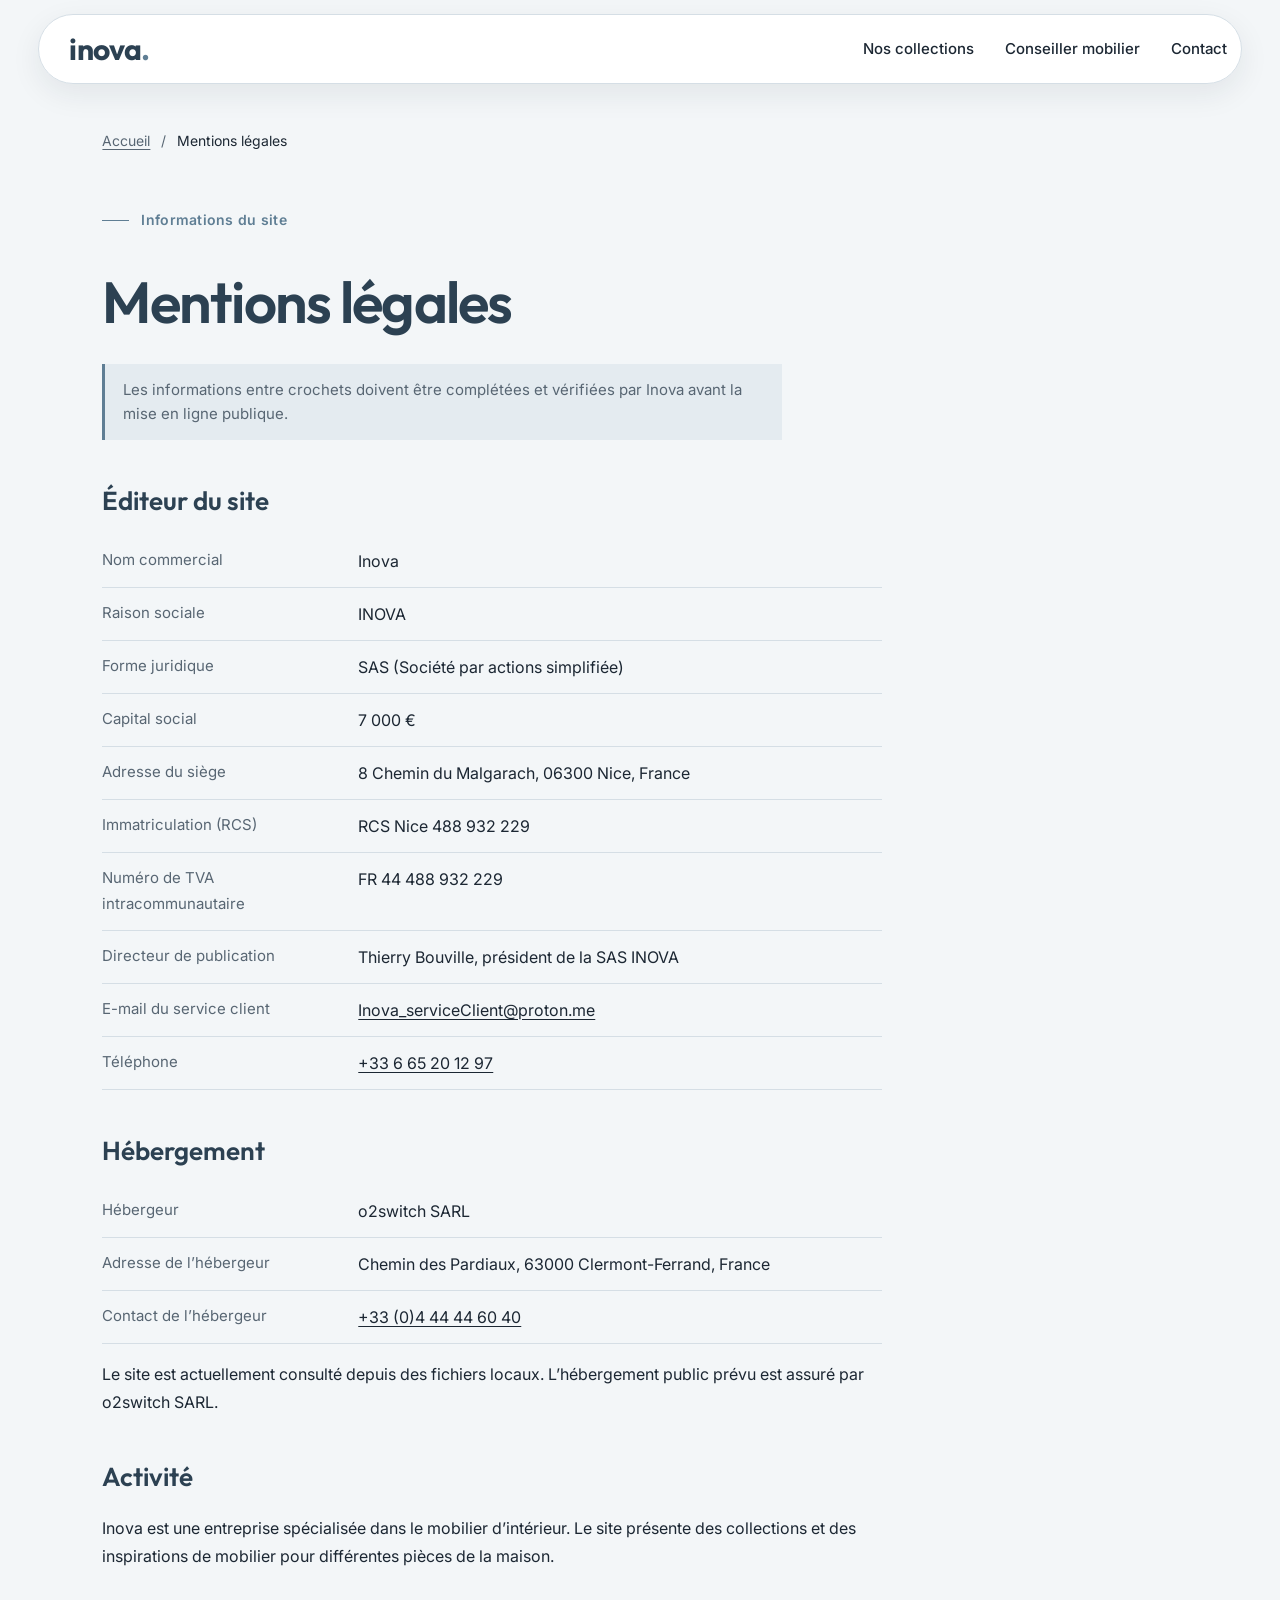
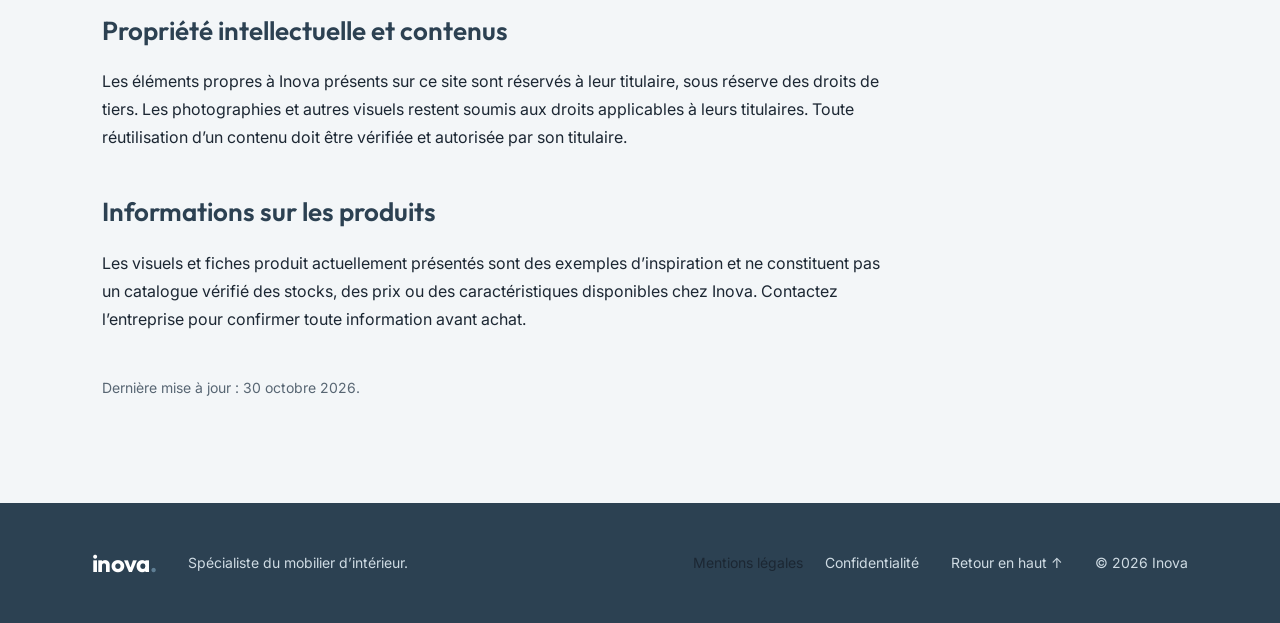
<file: mentions-legales.html>
<!doctype html>
<html lang="fr">
  <head>
    <meta charset="UTF-8" />
    <meta name="viewport" content="width=device-width, initial-scale=1.0, viewport-fit=cover" />
    <meta name="description" content="Mentions légales du site Inova, spécialiste du mobilier d’intérieur." />
    <meta property="og:type" content="website" />
    <meta property="og:locale" content="fr_FR" />
    <meta property="og:site_name" content="Inova" />
    <meta property="og:title" content="Mentions légales — Inova" />
    <meta property="og:description" content="Informations légales du site Inova." />
    <meta name="theme-color" content="#f3f6f8" />
    <title>Mentions légales — Inova</title>
    <link rel="icon" type="image/svg+xml" href="favicon.svg" />
    <link rel="preconnect" href="https://fonts.googleapis.com" />
    <link rel="preconnect" href="https://fonts.gstatic.com" crossorigin />
    <link
      href="https://fonts.googleapis.com/css2?family=Inter:wght@400;500;600&family=Outfit:wght@500;600;700&display=swap"
      rel="stylesheet"
    />
    <link rel="stylesheet" href="styles.css" />
    <script src="script.js" defer></script>
  </head>
  <body>
    <a class="skip-link" href="#contenu">Aller au contenu</a>
    <header class="site-header">
      <a class="brand" href="index.html#accueil" aria-label="Inova, accueil">
        <span class="brand-name"><strong>inova</strong></span>
      </a>
      <button class="menu-toggle" type="button" aria-expanded="false" aria-controls="site-nav" aria-label="Ouvrir le menu">
        <span></span>
        <span></span>
      </button>
      <nav class="site-nav" id="site-nav" aria-label="Navigation principale">
        <a href="index.html#univers">Nos collections</a>
        <a href="index.html#assistant">Conseiller mobilier</a>
        <a href="index.html#contact">Contact</a>
      </nav>
    </header>

    <main id="contenu" class="legal-page section-wrap">
      <nav class="breadcrumbs" aria-label="Fil d’Ariane">
        <a href="index.html">Accueil</a>
        <span aria-hidden="true">/</span>
        <span>Mentions légales</span>
      </nav>
      <p class="eyebrow"><span></span> Informations du site</p>
      <h1>Mentions légales</h1>
      <p class="legal-intro">
        Les informations entre crochets doivent être complétées et vérifiées par Inova avant la mise en ligne publique.
      </p>

      <section class="legal-section">
        <h2>Éditeur du site</h2>
        <dl class="legal-details">
          <div><dt>Nom commercial</dt><dd>Inova</dd></div>
          <div><dt>Raison sociale</dt><dd>INOVA</dd></div>
          <div><dt>Forme juridique</dt><dd>SAS (Société par actions simplifiée)</dd></div>
          <div><dt>Capital social</dt><dd>7 000 €</dd></div>
          <div><dt>Adresse du siège</dt><dd>8 Chemin du Malgarach, 06300 Nice, France</dd></div>
          <div><dt>Immatriculation (RCS)</dt><dd>RCS Nice 488 932 229</dd></div>
          <div><dt>Numéro de TVA intracommunautaire</dt><dd>FR 44 488 932 229</dd></div>
          <div><dt>Directeur de publication</dt><dd>Thierry Bouville, président de la SAS INOVA</dd></div>
          <div><dt>E-mail du service client</dt><dd><a href="mailto:Inova_serviceClient@proton.me">Inova_serviceClient@proton.me</a></dd></div>
          <div><dt>Téléphone</dt><dd><a href="tel:+33665201297">+33 6 65 20 12 97</a></dd></div>
        </dl>
      </section>

      <section class="legal-section">
        <h2>Hébergement</h2>
        <dl class="legal-details">
          <div><dt>Hébergeur</dt><dd>o2switch SARL</dd></div>
          <div><dt>Adresse de l’hébergeur</dt><dd>Chemin des Pardiaux, 63000 Clermont-Ferrand, France</dd></div>
          <div><dt>Contact de l’hébergeur</dt><dd><a href="tel:+33444446040">+33 (0)4 44 44 60 40</a></dd></div>
        </dl>
        <p>Le site est actuellement consulté depuis des fichiers locaux. L’hébergement public prévu est assuré par o2switch SARL.</p>
      </section>

      <section class="legal-section">
        <h2>Activité</h2>
        <p>Inova est une entreprise spécialisée dans le mobilier d’intérieur. Le site présente des collections et des inspirations de mobilier pour différentes pièces de la maison.</p>
      </section>

      <section class="legal-section">
        <h2>Propriété intellectuelle et contenus</h2>
        <p>
          Les éléments propres à Inova présents sur ce site sont réservés à leur titulaire, sous réserve des droits de tiers. Les photographies et autres visuels restent soumis aux droits applicables à leurs titulaires. Toute réutilisation d’un contenu doit être vérifiée et autorisée par son titulaire.
        </p>
      </section>

      <section class="legal-section">
        <h2>Informations sur les produits</h2>
        <p>
          Les visuels et fiches produit actuellement présentés sont des exemples d’inspiration et ne constituent pas un catalogue vérifié des stocks, des prix ou des caractéristiques disponibles chez Inova. Contactez l’entreprise pour confirmer toute information avant achat.
        </p>
      </section>

      <p class="legal-updated">Dernière mise à jour : 30 octobre 2026.</p>
    </main>

    <footer class="site-footer">
      <a class="brand footer-brand" href="index.html#accueil">
        <span class="brand-name"><strong>inova</strong></span>
      </a>
      <p>Spécialiste du mobilier d’intérieur.</p>
      <nav class="footer-legal" aria-label="Informations juridiques">
        <a href="mentions-legales.html" aria-current="page">Mentions légales</a>
        <a href="confidentialite.html">Confidentialité</a>
      </nav>
      <a href="index.html#accueil" class="back-to-top">Retour en haut ↑</a>
      <span class="copyright">© <span id="year"></span> Inova</span>
    </footer>
  </body>
</html>
</file>
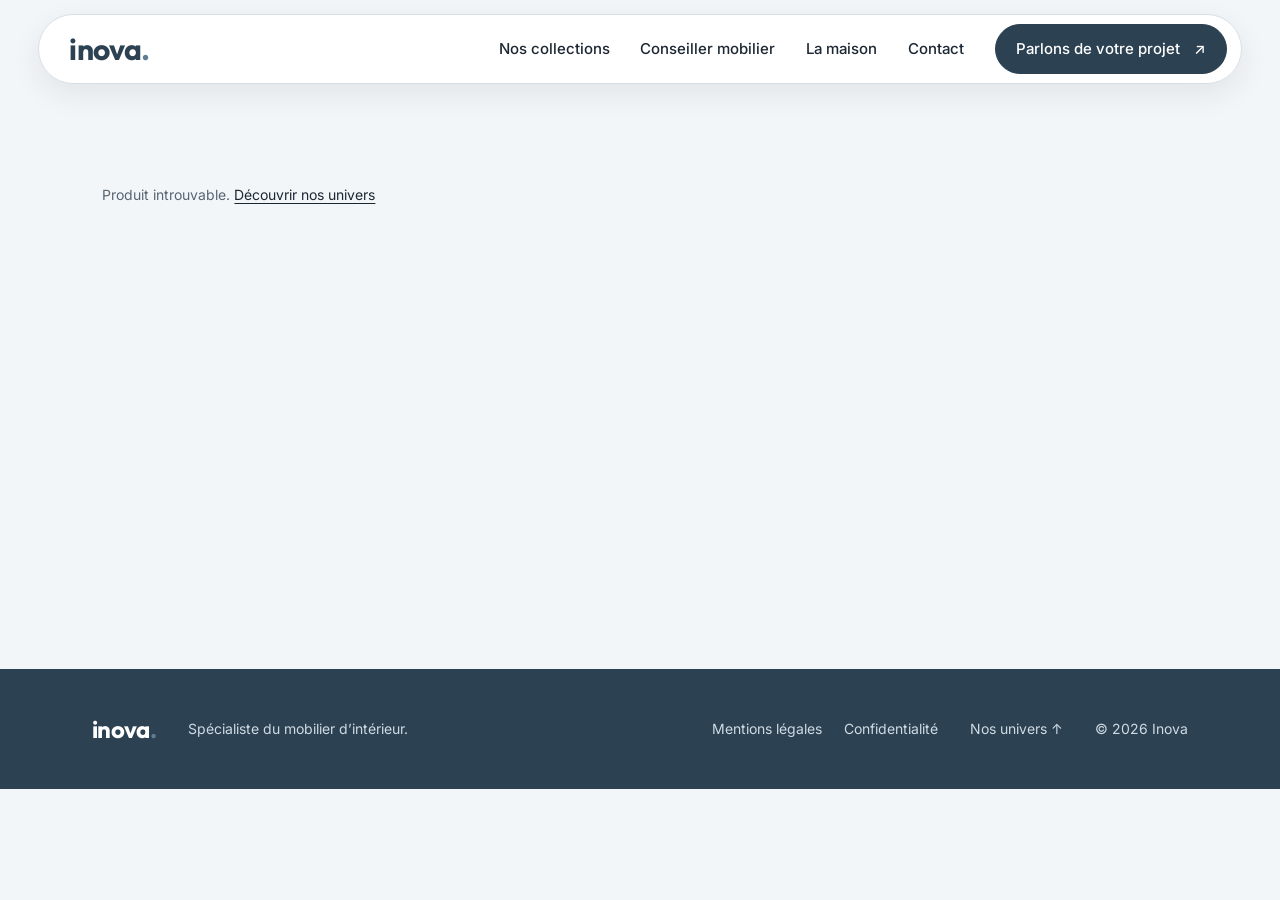
<file: produit.html>
<!doctype html>
<html lang="fr">
  <head>
    <meta charset="UTF-8" />
    <meta name="viewport" content="width=device-width, initial-scale=1.0, viewport-fit=cover" />
    <meta
      name="description"
      content="Découvrez cette idée de mobilier d’intérieur Inova et contactez-nous pour connaître les modèles, prix et disponibilités."
    />
    <meta property="og:type" content="website" />
    <meta property="og:locale" content="fr_FR" />
    <meta property="og:site_name" content="Inova" />
    <meta property="og:title" content="Mobilier d’intérieur — Inova" />
    <meta
      property="og:description"
      content="Découvrez nos inspirations de mobilier et contactez Inova pour connaître les modèles, dimensions et prix."
    />
    <meta name="theme-color" content="#f3f6f8" />
    <title>Produit — Inova</title>
    <link rel="icon" type="image/svg+xml" href="favicon.svg" />
    <link rel="preconnect" href="https://fonts.googleapis.com" />
    <link rel="preconnect" href="https://fonts.gstatic.com" crossorigin />
    <link
      href="https://fonts.googleapis.com/css2?family=Inter:wght@400;500;600&family=Outfit:wght@500;600;700&display=swap"
      rel="stylesheet"
    />
    <link rel="stylesheet" href="styles.css" />
    <script src="script.js" defer></script>
  </head>
  <body>
    <a class="skip-link" href="#contenu">Aller au contenu</a>
    <header class="site-header">
      <a class="brand" href="index.html#accueil" aria-label="Inova, accueil">
        <span class="brand-name"><strong>inova</strong></span>
      </a>
      <button
        class="menu-toggle"
        type="button"
        aria-expanded="false"
        aria-controls="site-nav"
        aria-label="Ouvrir le menu"
      >
        <span></span>
        <span></span>
      </button>
      <nav class="site-nav" id="site-nav" aria-label="Navigation principale">
        <a href="index.html#univers">Nos collections</a>
        <a href="index.html#assistant">Conseiller mobilier</a>
        <a href="index.html#maison">La maison</a>
        <a href="index.html#contact">Contact</a>
        <a class="nav-cta" href="index.html#contact">Parlons de votre projet <span aria-hidden="true">↗</span></a>
      </nav>
    </header>

    <main id="contenu" class="product-main">
      <p class="product-error section-wrap" id="product-error" hidden>
        Produit introuvable. <a href="index.html#univers">Découvrir nos univers</a>
      </p>
      <section class="product-detail section-wrap" id="product-details" aria-labelledby="product-title">
        <nav class="breadcrumbs product-breadcrumbs" aria-label="Fil d’Ariane">
          <a href="index.html">Accueil</a>
          <span aria-hidden="true">/</span>
          <a href="index.html#univers">Nos univers</a>
          <span aria-hidden="true">/</span>
          <a id="product-category-breadcrumb" href="categorie.html">Collection</a>
          <span aria-hidden="true">/</span>
          <span id="product-breadcrumb-current">Produit</span>
        </nav>

        <div class="product-layout">
          <div class="product-image-wrap">
            <div class="product-image-placeholder" aria-hidden="true"></div>
          </div>
          <div class="product-info">
            <p class="eyebrow"><span></span> Mobilier <span id="product-category">Collection</span></p>
            <h1 id="product-title">Produit</h1>
            <p class="product-reference" id="product-reference"></p>
            <p class="product-description" id="product-description"></p>
            <div class="product-points">
              <p><span aria-hidden="true">✓</span> Conseils pour choisir votre mobilier</p>
              <p><span aria-hidden="true">✓</span> Informations sur les dimensions et disponibilités</p>
              <p><span aria-hidden="true">✓</span> Conseils pour compléter votre mobilier</p>
            </div>
            <a
              class="button product-contact"
              id="product-contact"
              href="https://wa.me/33665201297"
              target="_blank"
              rel="noreferrer"
            >
              Demander des renseignements <span aria-hidden="true">↗</span>
            </a>
            <a class="product-back" id="product-back" href="categorie.html">← Retour à la collection</a>
          </div>
        </div>
      </section>

      <section class="related-section section-wrap">
        <div class="related-heading">
          <div>
            <p class="eyebrow"><span></span> À découvrir aussi</p>
            <h2>Dans le même univers</h2>
          </div>
          <a class="text-link" id="related-category-link" href="index.html#univers">
            Toute la collection <span aria-hidden="true">↗</span>
          </a>
        </div>
        <div class="related-products" id="related-products"></div>
      </section>
    </main>

    <footer class="site-footer">
      <a class="brand footer-brand" href="index.html#accueil">
        <span class="brand-name"><strong>inova</strong></span>
      </a>
      <p>Spécialiste du mobilier d’intérieur.</p>
      <a href="index.html#univers" class="back-to-top">Nos univers ↑</a>
      <nav class="footer-legal" aria-label="Informations juridiques">
        <a href="mentions-legales.html">Mentions légales</a>
        <a href="confidentialite.html">Confidentialité</a>
      </nav>
      <span class="copyright">© <span id="year"></span> Inova</span>
    </footer>
  </body>
</html>
</file>
<file: styles.css>
:root {
  color-scheme: light;
  --paper: #f3f6f8;
  --ink: #1c2733;
  --muted: #586673;
  --green: #2c4152;
  --olive: #5f7e94;
  --line: #d5dee5;
  --serif: "Outfit", Arial, sans-serif;
  --sans: "Inter", Arial, sans-serif;
}

* {
  box-sizing: border-box;
}

html {
  scroll-behavior: smooth;
}

body {
  margin: 0;
  background: var(--paper);
  color: var(--ink);
  font-family: var(--sans);
  -webkit-font-smoothing: antialiased;
}

a {
  color: inherit;
  text-decoration: none;
}

button {
  font: inherit;
}

.site-header {
  position: relative;
  z-index: 5;
  display: flex;
  min-height: 92px;
  align-items: center;
  justify-content: space-between;
  padding: 0 7.2%;
  background: var(--paper);
}

.brand {
  display: inline-flex;
  align-items: center;
  flex: 0 0 auto;
}

.brand-name {
  color: var(--green);
  font-size: 14px;
  letter-spacing: 0.13em;
  text-transform: uppercase;
}

.brand-name strong {
  font-weight: 700;
}

.site-nav {
  display: flex;
  align-items: center;
  gap: clamp(24px, 3.5vw, 54px);
  font-size: 12px;
}

.site-nav > a:not(.nav-cta) {
  transition: color 180ms ease;
}

.site-nav > a:not(.nav-cta):hover,
.back-to-top:hover {
  color: var(--olive);
}

.nav-cta {
  display: inline-flex;
  align-items: center;
  gap: 14px;
  padding: 14px 18px;
  border: 1px solid var(--line);
  transition: border-color 180ms ease, background 180ms ease;
}

.nav-cta:hover {
  border-color: var(--green);
  background: #e4ebf0;
}

.menu-toggle {
  display: none;
}

.hero {
  position: relative;
  display: flex;
  min-height: min(690px, 73vw);
  align-items: center;
  overflow: hidden;
  background: #6f8696;
  color: #fff;
}

.hero-image,
.hero-shade {
  position: absolute;
  inset: 0;
}

.hero-image {
  background-image: url("inova-accueil-4k.jpg");
  background-position: center;
  background-size: cover;
  transform: scale(1.01);
}

.hero-shade {
  background: linear-gradient(90deg, rgb(28 39 51 / 69%) 0%, rgb(28 39 51 / 34%) 48%, rgb(28 39 51 / 5%) 100%);
}

.hero-content {
  position: relative;
  z-index: 1;
  width: min(660px, 80%);
  margin-left: 12.2%;
  padding: 96px 0 110px;
}

.eyebrow {
  display: flex;
  align-items: center;
  gap: 12px;
  margin: 0 0 24px;
  color: var(--olive);
  font-size: 10px;
  font-weight: 600;
  letter-spacing: 0.19em;
  text-transform: uppercase;
}

.eyebrow > span:first-child {
  width: 27px;
  height: 1px;
  background: currentColor;
}

.eyebrow-light {
  color: #cfdbe3;
}

h1,
h2,
blockquote {
  margin: 0;
  font-family: var(--serif);
  font-weight: 500;
}

.hero h1 {
  max-width: 650px;
  font-size: clamp(54px, 7.3vw, 102px);
  letter-spacing: -0.045em;
  line-height: 0.99;
}

h1 em,
h2 em {
  font-weight: 500;
}

.hero-copy {
  max-width: 400px;
  margin: 25px 0 32px;
  color: rgb(255 255 255 / 84%);
  font-size: 14px;
  line-height: 1.8;
}

.button {
  display: inline-flex;
  min-height: 52px;
  align-items: center;
  justify-content: center;
  gap: 27px;
  padding: 0 21px;
  font-size: 11px;
  font-weight: 600;
  transition: background 180ms ease, color 180ms ease, transform 180ms ease;
}

.button:hover {
  transform: translateY(-2px);
}

.button-light {
  background: var(--paper);
  color: var(--ink);
}

.button-light:hover {
  background: #dbe4ea;
}

.hero-note,
.hero-index {
  position: absolute;
  z-index: 1;
  bottom: 34px;
  margin: 0;
  color: rgb(255 255 255 / 78%);
  font-size: 9px;
  letter-spacing: 0.12em;
  text-transform: uppercase;
}

.hero-note {
  left: 7.2%;
}

.hero-index {
  right: 7.2%;
}

.hero-index span {
  color: #fff;
}

.section-wrap {
  width: min(1120px, 84%);
  margin: 0 auto;
}

.intro {
  display: flex;
  align-items: end;
  justify-content: space-between;
  gap: 60px;
  padding-top: 122px;
  padding-bottom: 48px;
}

.section-heading h2,
.about h2,
.contact h2 {
  font-size: clamp(40px, 5vw, 64px);
  letter-spacing: -0.04em;
  line-height: 1.07;
}

.section-heading .eyebrow {
  margin-bottom: 20px;
}

.intro-copy {
  max-width: 355px;
  margin: 0 1.5% 7px 0;
  color: var(--muted);
  font-size: 13px;
  line-height: 1.9;
}

.collection {
  display: grid;
  grid-template-columns: 1.2fr 0.8fr;
  grid-template-rows: 340px 310px;
  gap: 18px;
  padding-bottom: 125px;
}

.collection-card {
  position: relative;
  display: block;
  overflow: hidden;
  background: #d3dde4;
  color: #fff;
}

.collection-image-placeholder {
  position: absolute;
  inset: 0;
  background: linear-gradient(145deg, #7d93a2, #3c566b);
}

.collection-card-large {
  grid-row: span 2;
}

.collection-card-tall {
  min-height: 310px;
}

.collection-card-wide {
  min-height: 310px;
}

.card-number,
.card-caption {
  position: absolute;
  z-index: 1;
}

.card-number {
  top: 24px;
  left: 26px;
  color: rgb(255 255 255 / 84%);
  font-size: 9px;
  letter-spacing: 0.13em;
  text-transform: uppercase;
}

.card-caption {
  right: 26px;
  bottom: 25px;
  left: 26px;
  display: flex;
  align-items: center;
  justify-content: space-between;
  font-family: var(--serif);
  font-size: 28px;
}

.card-arrow {
  display: grid;
  width: 38px;
  height: 38px;
  place-items: center;
  border: 1px solid rgb(255 255 255 / 65%);
  border-radius: 50%;
  font-family: var(--sans);
  font-size: 14px;
  transition: background 180ms ease, color 180ms ease;
}

.collection-card:hover .card-arrow {
  background: #fff;
  color: var(--ink);
}

.quote-band {
  display: flex;
  min-height: 330px;
  flex-direction: column;
  align-items: center;
  justify-content: center;
  padding: 60px 24px;
  background: var(--green);
  color: #fff;
  text-align: center;
}

.quote-band .eyebrow {
  margin-bottom: 23px;
}

.quote-band blockquote {
  font-size: clamp(28px, 4vw, 48px);
  letter-spacing: -0.025em;
  line-height: 1.28;
}

.quote-signature {
  margin-top: 25px;
  color: #c3d1db;
  font-size: 9px;
  letter-spacing: 0.17em;
  text-transform: uppercase;
}

.about {
  display: grid;
  grid-template-columns: 1fr 0.88fr;
  align-items: center;
  gap: 11%;
  padding-top: 130px;
  padding-bottom: 130px;
}

.about-image {
  position: relative;
  min-height: 500px;
}

.about-image img {
  width: 100%;
  height: 500px;
  object-fit: cover;
}

.image-stamp {
  position: absolute;
  right: -34px;
  bottom: 34px;
  display: grid;
  width: 108px;
  height: 108px;
  place-items: center;
  border-radius: 50%;
  background: var(--olive);
  color: #fff;
  font-family: var(--serif);
  font-size: 16px;
  line-height: 1.2;
  text-align: center;
  transform: rotate(-9deg);
}

.about-content {
  padding: 25px 0;
}

.about-content .eyebrow {
  margin-bottom: 20px;
}

.about-content h2 {
  margin-bottom: 27px;
}

.about-content > p:not(.eyebrow) {
  margin: 0 0 16px;
  color: var(--muted);
  font-size: 12px;
  line-height: 1.95;
}

.text-link {
  display: inline-flex;
  align-items: center;
  gap: 22px;
  margin-top: 17px;
  padding-bottom: 7px;
  border-bottom: 1px solid var(--olive);
  color: var(--green);
  font-size: 11px;
  font-weight: 600;
}

.contact {
  position: relative;
  overflow: hidden;
  background:
    linear-gradient(90deg, rgb(34 52 68 / 94%), rgb(34 52 68 / 85%)),
    url("images/categories/salon.webp") center 48% / cover;
  color: #fff;
  text-align: center;
}

.contact-inner {
  display: flex;
  min-height: 470px;
  flex-direction: column;
  align-items: center;
  justify-content: center;
  padding: 76px 24px;
}

.contact .eyebrow {
  margin-bottom: 20px;
}

.contact h2 {
  font-size: clamp(43px, 6vw, 74px);
}

.contact-inner > p:not(.eyebrow) {
  max-width: 430px;
  margin: 21px 0 27px;
  color: rgb(255 255 255 / 76%);
  font-size: 12px;
  line-height: 1.8;
}

.contact-note {
  margin-top: 17px;
  color: rgb(255 255 255 / 65%);
  font-size: 9px;
  letter-spacing: 0.08em;
}

.contact-email {
  margin-top: 19px;
  color: #fff;
  font-size: 12px;
  text-underline-offset: 4px;
  text-decoration: underline;
  text-decoration-color: rgb(255 255 255 / 45%);
}

.contact-email:hover {
  text-decoration-color: #fff;
}

.site-footer {
  display: grid;
  grid-template-columns: 1fr 1fr auto auto auto;
  align-items: center;
  gap: 25px;
  min-height: 108px;
  padding: 20px 7.2%;
  border-top: 1px solid var(--line);
}

.footer-brand .brand-name {
  font-size: 11px;
}

.site-footer > p,
.back-to-top,
.copyright {
  color: var(--muted);
  font-size: 10px;
}

.back-to-top {
  justify-self: center;
}

.footer-legal {
  display: flex;
  flex-direction: column;
  gap: 7px;
  color: var(--muted);
  font-size: 9px;
}

.footer-legal a:hover {
  color: var(--green);
}

.footer-legal a[aria-current="page"] {
  color: var(--ink);
}

.copyright {
  justify-self: end;
}

@media (min-width: 1500px) {
  .hero {
    min-height: 760px;
  }
}

@media (max-width: 800px) {
  .site-header {
    min-height: 76px;
    padding: 0 6%;
  }

  .menu-toggle {
    display: flex;
    width: 42px;
    height: 42px;
    flex-direction: column;
    align-items: center;
    justify-content: center;
    gap: 6px;
    border: 1px solid var(--line);
    background: transparent;
    cursor: pointer;
  }

  .menu-toggle span {
    width: 16px;
    height: 1px;
    background: var(--green);
    transition: transform 180ms ease;
  }

  .menu-toggle[aria-expanded="true"] span:first-child {
    transform: translateY(3.5px) rotate(45deg);
  }

  .menu-toggle[aria-expanded="true"] span:last-child {
    transform: translateY(-3.5px) rotate(-45deg);
  }

  .site-nav {
    position: absolute;
    top: 100%;
    right: 0;
    left: 0;
    display: none;
    align-items: stretch;
    gap: 0;
    padding: 8px 6% 20px;
    border-top: 1px solid var(--line);
    background: var(--paper);
  }

  .site-nav.is-open {
    display: flex;
    flex-direction: column;
  }

  .site-nav > a:not(.nav-cta) {
    padding: 15px 0;
    border-bottom: 1px solid var(--line);
  }

  .nav-cta {
    justify-content: space-between;
    margin-top: 14px;
  }

  .hero {
    min-height: 640px;
  }

  .hero-content {
    width: 84%;
    margin-left: 8%;
  }

  .hero-note {
    left: 8%;
  }

  .hero-index {
    right: 8%;
  }

  .section-wrap {
    width: 88%;
  }

  .intro {
    align-items: start;
    flex-direction: column;
    gap: 22px;
    padding-top: 90px;
    padding-bottom: 36px;
  }

  .intro-copy {
    max-width: 460px;
    margin: 0;
  }

  .collection {
    grid-template-rows: 290px 260px;
    gap: 12px;
    padding-bottom: 90px;
  }

  .about {
    gap: 8%;
    padding-top: 95px;
    padding-bottom: 95px;
  }

  .about-image,
  .about-image img {
    min-height: 420px;
    height: 420px;
  }

  .site-footer {
    grid-template-columns: 1fr 1fr;
    padding-right: 6%;
    padding-left: 6%;
  }

  .site-footer > p {
    justify-self: end;
  }

  .back-to-top {
    justify-self: start;
  }

  .footer-legal {
    grid-column: 1 / -1;
    flex-direction: row;
    gap: 18px;
  }
}

@media (max-width: 560px) {
  .brand-name {
    font-size: 12px;
  }

  .hero-actions {
    display: flex;
    flex-direction: column;
    align-items: stretch;
    gap: 12px;
  }

  .hero-actions .button {
    width: 100%;
  }

  .hero {
    min-height: 590px;
  }

  .hero-image {
    background-position: 58% center;
  }

  .hero-shade {
    background: linear-gradient(90deg, rgb(28 39 51 / 70%), rgb(28 39 51 / 18%));
  }

  .hero-content {
    width: 86%;
    padding: 72px 0 90px;
  }

  .hero h1 {
    font-size: clamp(54px, 15vw, 76px);
  }

  .hero-copy {
    max-width: 330px;
    font-size: 12px;
  }

  .hero-note,
  .hero-index {
    bottom: 24px;
    font-size: 8px;
  }

  .hero-note {
    max-width: 190px;
    line-height: 1.5;
  }

  .section-wrap {
    width: 88%;
  }

  .intro {
    padding-top: 76px;
  }

  .section-heading h2,
  .about h2 {
    font-size: 45px;
  }

  .collection {
    display: flex;
    flex-direction: column;
    gap: 12px;
    padding-bottom: 76px;
  }

  .collection-card,
  .collection-card-large,
  .collection-card-tall,
  .collection-card-wide {
    height: 290px;
    min-height: 0;
  }

  .collection-card-large {
    height: 360px;
  }

  .card-caption {
    right: 18px;
    bottom: 20px;
    left: 18px;
    font-size: 24px;
  }

  .card-number {
    top: 18px;
    left: 18px;
  }

  .quote-band {
    min-height: 290px;
  }

  .quote-band blockquote {
    font-size: 29px;
  }

  .about {
    grid-template-columns: 1fr;
    gap: 37px;
    padding-top: 76px;
    padding-bottom: 78px;
  }

  .about-image,
  .about-image img {
    min-height: 350px;
    height: 350px;
  }

  .image-stamp {
    right: -12px;
    bottom: 20px;
    width: 88px;
    height: 88px;
    font-size: 14px;
  }

  .about-content {
    padding: 0;
  }

  .contact-inner {
    min-height: 420px;
  }

  .contact h2 {
    font-size: 48px;
  }

  .site-footer {
    gap: 17px 12px;
    min-height: 140px;
  }

  .site-footer > p {
    max-width: 130px;
    text-align: right;
  }

  .copyright {
    justify-self: end;
  }
}

.product-main {
  min-height: 65vh;
}

.product-detail {
  padding-top: 40px;
  padding-bottom: 90px;
}

.product-breadcrumbs {
  margin-bottom: 39px;
}

.product-layout {
  display: grid;
  grid-template-columns: minmax(0, 1.08fr) minmax(300px, 0.82fr);
  align-items: center;
  gap: clamp(40px, 8vw, 110px);
}

.product-image-wrap {
  position: relative;
}

.product-image-placeholder {
  display: grid;
  width: 100%;
  min-height: 430px;
  max-height: 650px;
  aspect-ratio: 0.95;
  place-items: center;
  background: linear-gradient(145deg, #e1e8ed, #cfdae2);
}

.product-image-gallery {
  display: flex;
  align-items: center;
  flex-direction: column;
  width: 100%;
  gap: 12px;
}

.product-gallery-main-image {
  display: block;
  width: auto;
  max-width: 100%;
  max-height: 540px;
  height: auto;
  margin-inline: auto;
  object-fit: contain;
}

.product-image-thumbnails {
  display: grid;
  grid-template-columns: repeat(4, minmax(0, 1fr));
  gap: 10px;
}

.product-image-thumbnail {
  overflow: hidden;
  padding: 0;
  border: 1px solid transparent;
  background: #e1e8ed;
  cursor: pointer;
}

.product-image-thumbnail[aria-pressed="true"] {
  border-color: var(--green);
}

.product-image-thumbnail > img {
  display: block;
  width: 100%;
  aspect-ratio: 1;
  object-fit: cover;
}

.product-info {
  padding: 20px 0;
}

.product-info .eyebrow {
  margin-bottom: 18px;
}

.product-info h1 {
  font-size: clamp(42px, 5vw, 67px);
  letter-spacing: -0.04em;
  line-height: 1.05;
}

.product-reference {
  margin: 15px 0 0;
  color: var(--muted);
  font-size: 10px;
  letter-spacing: 0.12em;
  text-transform: uppercase;
}

.product-description {
  margin: 28px 0 25px;
  color: var(--muted);
  font-size: 13px;
  line-height: 1.9;
}

.product-points {
  display: grid;
  gap: 12px;
  margin-bottom: 30px;
  padding: 20px 0;
  border-top: 1px solid var(--line);
  border-bottom: 1px solid var(--line);
}

.product-points p {
  display: flex;
  align-items: flex-start;
  gap: 11px;
  margin: 0;
  color: var(--muted);
  font-size: 11px;
  line-height: 1.6;
}

.product-points p span {
  color: var(--olive);
  font-weight: 700;
}

.product-contact {
  width: 100%;
  justify-content: space-between;
  background: var(--green);
  color: #fff;
}

.product-contact:hover {
  background: #3c566b;
}

.product-back {
  display: inline-block;
  margin-top: 20px;
  color: var(--muted);
  font-size: 10px;
}

.product-back:hover {
  color: var(--ink);
}

.product-error {
  padding-top: 100px;
  padding-bottom: 100px;
  color: var(--muted);
  font-size: 14px;
}

.product-error a {
  color: var(--ink);
  text-decoration: underline;
  text-underline-offset: 3px;
}

.related-section {
  padding-top: 4px;
  padding-bottom: 100px;
}

.related-heading {
  display: flex;
  align-items: end;
  justify-content: space-between;
  gap: 25px;
  margin-bottom: 26px;
}

.related-heading .eyebrow {
  margin-bottom: 12px;
}

.related-heading h2 {
  font-size: clamp(29px, 3.5vw, 42px);
  letter-spacing: -0.03em;
}

.related-heading .text-link {
  flex: 0 0 auto;
  margin-bottom: 5px;
}

.related-products {
  display: grid;
  grid-template-columns: repeat(4, minmax(0, 1fr));
  gap: 16px;
}

.related-product {
  min-width: 0;
}

.related-image-placeholder {
  display: grid;
  width: 100%;
  aspect-ratio: 1.1;
  place-items: center;
  background: linear-gradient(145deg, #e1e8ed, #cfdae2);
}

.related-product > img {
  display: block;
  width: 100%;
  aspect-ratio: 1.1;
  object-fit: cover;
}

.related-product > span:not(:first-child) {
  display: block;
  padding-top: 11px;
  font-family: var(--serif);
  font-size: 16px;
}

.image-magnifier {
  position: fixed;
  z-index: 20;
  width: 176px;
  height: 176px;
  border: 3px solid #fff;
  border-radius: 50%;
  background-color: var(--paper);
  background-repeat: no-repeat;
  box-shadow: 0 5px 24px rgb(0 0 0 / 24%);
  pointer-events: none;
}

.image-magnifier[hidden] {
  display: none;
}

@media (hover: hover) and (pointer: fine) {
  .image-zoomable {
    cursor: zoom-in;
  }
}

@media (max-width: 800px) {
  .product-detail {
    padding-top: 30px;
    padding-bottom: 75px;
  }

  .product-layout {
    grid-template-columns: minmax(0, 1fr) minmax(0, 0.9fr);
    gap: 35px;
  }

  .product-image-placeholder {
    min-height: 360px;
  }

  .product-gallery-main-image {
    max-height: 65vh;
  }

  .related-products {
    grid-template-columns: repeat(3, minmax(0, 1fr));
  }
}

@media (max-width: 560px) {
  .product-detail {
    padding-top: 25px;
    padding-bottom: 60px;
  }

  .product-breadcrumbs {
    margin-bottom: 28px;
  }

  .product-layout {
    grid-template-columns: 1fr;
    gap: 25px;
  }

  .product-image-placeholder {
    min-height: 0;
    max-height: none;
    aspect-ratio: 0.95;
  }

  .product-info {
    padding: 0;
  }

  .product-info h1 {
    font-size: 47px;
  }

  .related-section {
    padding-bottom: 65px;
  }

  .related-heading {
    align-items: start;
    flex-direction: column;
    gap: 8px;
  }

  .related-products {
    grid-template-columns: repeat(2, minmax(0, 1fr));
    gap: 18px 12px;
  }
}

@media (prefers-reduced-motion: reduce) {
  *,
  *::before,
  *::after {
    scroll-behavior: auto !important;
    transition-duration: 0.01ms !important;
  }
}

.advisor-section {
  padding: 45px 0 100px;
  background: #e4ebf0;
}

.advisor-inner {
  display: grid;
  grid-template-columns: minmax(0, 0.8fr) minmax(360px, 1fr);
  align-items: center;
  gap: clamp(45px, 9vw, 125px);
}

.advisor-inner.is-widget-layout {
  grid-template-columns: 1fr;
  gap: 0;
}

.advisor-inner.is-widget-layout .advisor-intro {
  max-width: 720px;
}

.advisor-intro h2 {
  font-size: clamp(42px, 5vw, 64px);
  letter-spacing: -0.04em;
  line-height: 1.07;
}

.advisor-intro > p:not(.eyebrow) {
  max-width: 430px;
  margin: 22px 0 0;
  color: var(--muted);
  font-size: 13px;
  line-height: 1.9;
}

.advisor-note {
  display: flex;
  max-width: 430px;
  align-items: flex-start;
  gap: 12px;
  margin-top: 32px;
  padding-top: 20px;
  border-top: 1px solid #cfd9e0;
}

.advisor-note-mark {
  display: grid;
  width: 22px;
  height: 22px;
  flex: 0 0 auto;
  place-items: center;
  border: 1px solid #9fb3c1;
  border-radius: 50%;
  color: var(--green);
  font-family: var(--serif);
  font-size: 12px;
}

.advisor-note p {
  margin: 1px 0 0;
  color: var(--muted);
  font-size: 10px;
  line-height: 1.8;
}

.advisor-panel {
  padding: clamp(23px, 4vw, 40px);
  background: var(--paper);
  box-shadow: 0 18px 55px rgb(28 39 51 / 6%);
}

.advisor-panel.is-floating {
  position: fixed;
  z-index: 20;
  right: max(24px, env(safe-area-inset-right));
  bottom: max(24px, env(safe-area-inset-bottom));
  width: min(460px, calc(100vw - 48px));
  max-height: min(82vh, 760px);
  overflow: hidden;
  padding: 0;
  border: 1px solid rgb(44 65 82 / 14%);
  border-radius: 4px;
  box-shadow: 0 15px 48px rgb(28 39 51 / 22%);
}

.advisor-panel.is-floating.is-open {
  overflow: auto;
}

.advisor-panel.is-floating .advisor-panel-heading {
  width: 100%;
  min-height: 78px;
  padding: 15px 18px;
  border: 0;
  background: var(--paper);
  color: var(--ink);
  text-align: left;
  cursor: pointer;
}

.advisor-panel.is-floating .advisor-panel-heading:focus-visible {
  outline: 2px solid #5f7e94;
  outline-offset: -4px;
}

.advisor-toggle-icon {
  display: grid;
  width: 28px;
  height: 28px;
  flex: 0 0 auto;
  place-items: center;
  border: 1px solid rgb(95 126 148 / 60%);
  border-radius: 50%;
  color: #2c4152;
  font-size: 17px;
  line-height: 1;
  transition: transform 180ms ease;
}

.advisor-panel.is-open .advisor-toggle-icon {
  transform: rotate(45deg);
}

.advisor-content {
  padding: 0 24px 24px;
}

.advisor-content[hidden] {
  display: none;
}

.advisor-panel.is-floating .advisor-form {
  padding-top: 16px;
}

.advisor-panel.is-floating .advisor-result {
  padding-top: 18px;
}

.advisor-panel-heading {
  display: flex;
  align-items: center;
  gap: 12px;
  padding-bottom: 22px;
  border-bottom: 1px solid var(--line);
}

.advisor-avatar {
  display: grid;
  width: 42px;
  height: 42px;
  flex: 0 0 auto;
  place-items: center;
  border-radius: 50%;
  background: var(--green);
  color: #fff;
  font-family: var(--serif);
  font-size: 12px;
}

.advisor-panel-heading > div p {
  margin: 0 0 5px;
  font-family: var(--serif);
  font-size: 16px;
}

.advisor-panel-heading > div > span {
  color: var(--muted);
  font-size: 9px;
}

.advisor-status {
  display: inline-flex;
  align-items: center;
  gap: 6px;
  margin-left: auto;
  color: var(--muted);
  font-size: 9px;
}

.advisor-status > span {
  width: 6px;
  height: 6px;
  border-radius: 50%;
  background: #5f9a8a;
}

.advisor-form {
  display: grid;
  grid-template-columns: 1fr 1fr;
  gap: 19px 14px;
  padding-top: 23px;
}

.advisor-form label {
  display: grid;
  align-content: start;
  gap: 9px;
  color: var(--ink);
  font-size: 10px;
  font-weight: 600;
}

.advisor-dimensions {
  display: grid;
  grid-column: 1 / -1;
  grid-template-columns: repeat(2, minmax(0, 1fr));
  gap: 10px 14px;
  min-width: 0;
  margin: 0;
  padding: 14px;
  border: 1px solid var(--line);
}

.advisor-dimensions legend {
  padding: 0 6px;
  color: var(--ink);
  font-size: 10px;
  font-weight: 600;
}

.advisor-dimensions legend span {
  color: var(--muted);
  font-weight: 400;
}

.advisor-form select {
  width: 100%;
  min-height: 46px;
  padding: 0 12px;
  border: 1px solid var(--line);
  border-radius: 0;
  background: transparent;
  color: var(--muted);
  font: 400 10px var(--sans);
}

.advisor-form input {
  width: 100%;
  min-height: 42px;
  padding: 0 11px;
  border: 1px solid var(--line);
  border-radius: 0;
  background: #ffffff;
  color: var(--ink);
  font: 400 11px var(--sans);
}

.advisor-form input::placeholder {
  color: var(--muted);
}

.advisor-form input:focus-visible,
.advisor-form select:focus-visible,
.advisor-submit:focus-visible,
.advisor-restart:focus-visible {
  outline: 2px solid var(--olive);
  outline-offset: 3px;
}

.advisor-submit {
  grid-column: 1 / -1;
  width: 100%;
  justify-content: space-between;
  border: 0;
  background: var(--green);
  color: #fff;
  cursor: pointer;
}

.advisor-submit:hover {
  background: #3c566b;
}

.advisor-error {
  grid-column: 1 / -1;
  margin: -5px 0 0;
  color: #a13e32;
  font-size: 10px;
  line-height: 1.6;
}

.advisor-result {
  padding-top: 26px;
}

.advisor-result .eyebrow {
  margin-bottom: 13px;
}

.advisor-result h3 {
  margin: 0;
  font: 500 clamp(25px, 3vw, 34px)/1.2 var(--serif);
  letter-spacing: -0.025em;
}

.advisor-result > p:not(.eyebrow) {
  margin: 15px 0;
  color: var(--muted);
  font-size: 11px;
  line-height: 1.9;
}

.advisor-result ul {
  display: grid;
  gap: 9px;
  margin: 0 0 23px;
  padding-left: 18px;
  color: var(--muted);
  font-size: 10px;
  line-height: 1.7;
}

.advisor-result li::marker {
  color: var(--olive);
}

.advisor-result-contact {
  width: 100%;
  justify-content: space-between;
  background: var(--green);
  color: #fff;
}

.advisor-result-contact:hover {
  background: #3c566b;
}

.advisor-restart {
  display: block;
  margin: 16px auto 0;
  padding: 4px;
  border: 0;
  background: transparent;
  color: var(--muted);
  font: 500 10px var(--sans);
  text-decoration: underline;
  text-underline-offset: 3px;
  cursor: pointer;
}

.category-main {
  min-height: 65vh;
}

.category-heading {
  padding-top: 46px;
  padding-bottom: 36px;
}

.breadcrumbs {
  display: flex;
  align-items: center;
  gap: 11px;
  margin-bottom: 57px;
  color: var(--muted);
  font-size: 10px;
}

.breadcrumbs a:hover {
  color: var(--green);
}

.breadcrumbs span:last-child {
  color: var(--ink);
}

.category-heading .eyebrow {
  margin-bottom: 15px;
}

.category-heading h1 {
  font-size: clamp(44px, 6vw, 72px);
  letter-spacing: -0.04em;
  line-height: 1.05;
}

.category-description {
  max-width: 500px;
  margin: 17px 0 0;
  color: var(--muted);
  font-size: 13px;
  line-height: 1.8;
}

.category-tabs {
  display: flex;
  gap: 30px;
  overflow-x: auto;
  padding-top: 22px;
  padding-bottom: 16px;
  border-bottom: 1px solid var(--line);
}

.category-tabs a {
  flex: 0 0 auto;
  padding-bottom: 12px;
  border-bottom: 1px solid transparent;
  color: var(--muted);
  font-size: 11px;
  transition: color 180ms ease, border-color 180ms ease;
}

.category-tabs a:hover,
.category-tabs a.is-active {
  border-color: var(--green);
  color: var(--ink);
}

.category-gallery {
  display: grid;
  grid-template-columns: repeat(3, minmax(0, 1fr));
  gap: 28px 18px;
  padding-top: 36px;
  padding-bottom: 100px;
}

.inspiration-card {
  min-width: 0;
}

.inspiration-product-link {
  display: block;
  color: inherit;
}

.inspiration-image-placeholder,
.inspiration-product-image {
  display: block;
  width: 100%;
  aspect-ratio: 0.94;
  background: linear-gradient(145deg, #e1e8ed, #cfdae2);
  object-fit: cover;
}

.inspiration-product-link:hover h2,
.inspiration-product-link:focus-visible h2 {
  text-decoration: underline;
  text-underline-offset: 3px;
}

.inspiration-details {
  display: flex;
  align-items: center;
  justify-content: space-between;
  gap: 14px;
  padding-top: 15px;
}

.details-link {
  flex: 0 0 auto;
  color: var(--muted);
  font-size: 10px;
  text-align: right;
  text-underline-offset: 3px;
}

.inspiration-product-link:hover .details-link,
.inspiration-product-link:focus-visible .details-link {
  color: var(--ink);
  text-decoration: underline;
}

.inspiration-reference {
  margin: 0 0 7px;
  color: var(--muted);
  font-size: 9px;
  letter-spacing: 0.13em;
  text-transform: uppercase;
}

.inspiration-details h2 {
  font-size: 18px;
  letter-spacing: -0.015em;
}

.inspiration-actions {
  display: flex;
  align-items: flex-start;
  justify-content: flex-end;
  gap: 12px;
  padding-top: 10px;
}

.inspiration-link {
  display: grid;
  width: 38px;
  height: 38px;
  flex: 0 0 auto;
  place-items: center;
  border: 1px solid var(--line);
  border-radius: 50%;
  font-size: 14px;
  transition: background 180ms ease, color 180ms ease;
}

.inspiration-link:hover {
  background: var(--green);
  color: #fff;
}

.category-error {
  grid-column: 1 / -1;
  padding: 45px 0;
  color: var(--muted);
  font-size: 14px;
}

.category-error a {
  color: var(--ink);
  text-decoration: underline;
  text-underline-offset: 3px;
}

.category-contact {
  display: flex;
  min-height: 350px;
  flex-direction: column;
  align-items: center;
  justify-content: center;
  gap: 22px;
  padding: 55px 24px;
  background: var(--green);
  color: #fff;
  text-align: center;
}

.category-contact .eyebrow {
  margin: 0;
}

.category-contact h2 {
  margin-bottom: 3px;
  font-size: clamp(39px, 5vw, 60px);
  letter-spacing: -0.04em;
  line-height: 1.08;
}

@media (max-width: 800px) {
  .advisor-section {
    padding: 35px 0 78px;
  }

  .advisor-inner {
    grid-template-columns: 1fr;
    gap: 30px;
  }

  .advisor-note {
    margin-top: 20px;
  }

  .category-gallery {
    grid-template-columns: repeat(2, minmax(0, 1fr));
    gap: 24px 14px;
    padding-bottom: 78px;
  }

  .breadcrumbs {
    margin-bottom: 42px;
  }
}

@media (max-width: 560px) {
  .advisor-section {
    padding: 28px 0 65px;
  }

  .advisor-panel.is-floating {
    right: max(12px, env(safe-area-inset-right));
    bottom: max(12px, env(safe-area-inset-bottom));
    width: min(440px, calc(100vw - 24px));
    max-height: min(84vh, 720px);
  }

  .advisor-panel.is-floating .advisor-panel-heading {
    min-height: 70px;
    padding: 12px;
  }

  .advisor-panel.is-floating .advisor-status {
    width: 8px;
    height: 8px;
    overflow: hidden;
    font-size: 0;
  }

  .advisor-panel.is-floating .advisor-status > span {
    width: 8px;
    height: 8px;
  }

  .advisor-content {
    padding: 0 16px 16px;
  }

  .advisor-panel.is-floating .advisor-form {
    grid-template-columns: 1fr;
    gap: 16px;
  }

  .advisor-panel.is-floating .advisor-submit,
  .advisor-panel.is-floating .advisor-error {
    grid-column: 1 / -1;
  }

  .advisor-panel.is-floating .advisor-dimensions {
    grid-template-columns: repeat(2, minmax(0, 1fr));
  }

  .advisor-panel {
    padding: 22px 17px;
  }

  .advisor-panel-heading {
    gap: 9px;
  }

  .advisor-panel-heading > div p {
    font-size: 14px;
  }

  .advisor-status {
    font-size: 8px;
  }

  .advisor-status > span {
    width: 8px;
    height: 8px;
  }

  .advisor-form {
    grid-template-columns: 1fr;
    gap: 16px;
  }

  .advisor-submit {
    grid-column: auto;
  }

  .advisor-error {
    grid-column: auto;
  }

  .category-heading {
    padding-top: 30px;
    padding-bottom: 26px;
  }

  .breadcrumbs {
    margin-bottom: 36px;
  }

  .category-tabs {
    gap: 22px;
  }

  .category-gallery {
    gap: 23px 12px;
    padding-top: 25px;
    padding-bottom: 65px;
  }

  .inspiration-details {
    align-items: start;
    gap: 8px;
    padding-top: 10px;
  }

  .inspiration-actions {
    gap: 8px;
  }

  .inspiration-details h2 {
    font-size: 15px;
  }

  .inspiration-link {
    width: 32px;
    height: 32px;
  }

  .category-contact {
    min-height: 310px;
  }
}

/* ===== Refonte professionnelle — gris ciel ===== */
:root{--sky:#cfdbe3;--sky-soft:#e4ebf0;--white:#fff;--radius:10px;--shadow:0 10px 30px rgb(28 39 51 / 8%)}
body{font-size:16px;line-height:1.6}
.site-header{position:sticky;top:0;z-index:30;min-height:80px;background:rgb(255 255 255 / 94%);backdrop-filter:blur(8px);border-bottom:1px solid var(--line)}
.brand-name{font-family:var(--serif);font-size:28px;letter-spacing:-.02em;text-transform:lowercase;color:var(--green)}
.brand-name strong{font-weight:700}
.footer-brand .brand-name{font-size:24px}
.site-nav{font-size:15px;font-weight:500}
.nav-cta{background:var(--green);color:#fff;border-color:var(--green);border-radius:6px;padding:12px 20px}
.nav-cta:hover{background:#3c566b;border-color:#3c566b}
.eyebrow{font-size:14px;font-weight:600;letter-spacing:.02em;text-transform:none;color:var(--olive)}
.eyebrow-light{color:#cfdbe3}
.button{min-height:54px;padding:0 26px;font-size:15px;border-radius:6px;gap:18px}
.button:not(.button-light):not(.button-ghost){background:var(--green);color:#fff}
.button:not(.button-light):not(.button-ghost):hover{background:#3c566b}
.button-light{background:#fff;color:var(--green)}
.button-ghost{background:transparent;color:var(--green);border:1.5px solid var(--green)}
.button-ghost:hover{background:var(--sky-soft)}
.hero{display:grid;grid-template-columns:1.05fr .95fr;gap:clamp(32px,6vw,90px);align-items:center;min-height:0;overflow:visible;padding:clamp(48px,6vw,88px) 7.2%;background:linear-gradient(180deg,var(--sky-soft),var(--paper));color:var(--ink)}
.hero-text{max-width:600px}
.hero h1{max-width:none;font-size:clamp(38px,4.8vw,64px);line-height:1.08;letter-spacing:-.03em;color:var(--green);margin:6px 0 0}
.hero-copy{max-width:520px;margin:22px 0 30px;color:var(--muted);font-size:18px;line-height:1.7}
.hero-actions{display:flex;flex-wrap:wrap;gap:14px}
.hero-proof{display:grid;gap:10px;margin:34px 0 0;padding:26px 0 0;border-top:1px solid var(--sky);list-style:none;color:var(--ink);font-size:15px}
.hero-proof li::before{content:"✓";margin-right:12px;color:var(--olive);font-weight:700}
.hero-photo{position:relative}
.hero-photo img{display:block;width:100%;aspect-ratio:4/5;object-fit:cover;border-radius:16px;box-shadow:var(--shadow)}
.hero-photo figcaption{position:absolute;left:-18px;bottom:28px;max-width:250px;padding:16px 18px;border-radius:10px;background:#fff;box-shadow:var(--shadow);font-size:14px;line-height:1.5;color:var(--ink)}
.hero-photo figcaption strong{display:block;margin-bottom:2px;font-family:var(--serif);font-size:17px;color:var(--green)}
.trust-bar{display:grid;grid-template-columns:repeat(4,1fr);gap:0;background:var(--green);color:#fff}
.trust-bar div{padding:26px 7%;border-right:1px solid rgb(255 255 255 / 14%);font-size:15px;line-height:1.45}
.trust-bar div:last-child{border-right:0}
.trust-bar strong{display:block;margin-bottom:2px;font-size:16px}
.trust-bar span{color:#cfdbe3}
.intro{padding-top:100px;padding-bottom:40px}
.section-heading h2,.about h2,.contact h2,.advisor-intro h2{font-size:clamp(34px,4vw,52px);line-height:1.12}
.intro-copy,.about-content>p:not(.eyebrow),.advisor-intro>p:not(.eyebrow),.category-description,.product-description{font-size:17px;line-height:1.75}
.collection{padding-bottom:100px}
.collection-card{border-radius:var(--radius);box-shadow:var(--shadow)}
.collection-card::after{content:"";position:absolute;inset:auto 0 0;height:55%;background:linear-gradient(0deg,rgb(28 39 51 / 72%),transparent)}
.collection-card img{position:absolute;inset:0;width:100%;height:100%;object-fit:cover;transition:transform .5s ease}
.collection-card:hover img{transform:scale(1.04)}
.card-number{font-size:13px;letter-spacing:.02em;text-transform:none}
.card-caption{font-size:28px}
.steps{padding:20px 0 110px}
.steps-head{max-width:640px;margin-bottom:40px}
.steps-head h2{font-size:clamp(32px,3.8vw,48px);letter-spacing:-.03em;line-height:1.12}
.steps-grid{display:grid;grid-template-columns:repeat(3,1fr);gap:20px}
.step{padding:30px;border:1px solid var(--line);border-radius:var(--radius);background:#fff}
.step-num{display:grid;width:42px;height:42px;place-items:center;margin-bottom:18px;border-radius:50%;background:var(--sky-soft);color:var(--green);font-family:var(--serif);font-size:20px;font-weight:600}
.step h3{margin:0 0 8px;font:600 20px/1.3 var(--serif);color:var(--green)}
.step p{margin:0;color:var(--muted);font-size:15.5px;line-height:1.7}
.quote-band{background:var(--sky-soft);color:var(--green)}
.quote-band blockquote{color:var(--green)}
.quote-band .eyebrow-light{color:var(--olive)}
.quote-signature{color:var(--muted);font-size:13px;letter-spacing:.04em;text-transform:none}
.about-image img{border-radius:var(--radius);box-shadow:var(--shadow)}
.contact{background:linear-gradient(90deg,rgb(34 52 68 / 95%),rgb(34 52 68 / 88%)),url("images/categories/salon.webp") center 48%/cover}
.contact-inner>p:not(.eyebrow){font-size:17px;max-width:520px}
.contact-email{font-size:16px}
.contact-address,.contact-note{font-size:14px;color:rgb(255 255 255 / 75%);margin-top:14px}
.text-link{font-size:15px}
.advisor-section{padding:70px 0 100px;background:var(--sky-soft)}
.advisor-panel{background:#fff;border-radius:var(--radius)}
.advisor-panel.is-floating{border-radius:12px}
.advisor-note p,.advisor-status,.advisor-panel-heading>div>span{font-size:13px}
.advisor-panel-heading>div p{font-size:17px}
.advisor-form label,.advisor-dimensions legend{font-size:14px}
.advisor-form select,.advisor-form input{min-height:48px;font-size:15px;border-radius:6px;color:var(--ink)}
.advisor-result>p:not(.eyebrow){font-size:15px}.advisor-result ul{font-size:14.5px}.advisor-error{font-size:13.5px}
.advisor-restart{font-size:14px}
.breadcrumbs{font-size:14px}
.category-tabs a{font-size:15px}
.category-gallery .inspiration-product-image,.inspiration-image-placeholder{border-radius:var(--radius)}
.inspiration-reference{font-size:12px}.inspiration-details h2{font-size:20px}.details-link{font-size:14px}
.inspiration-card{transition:transform .2s ease}.inspiration-card:hover{transform:translateY(-3px)}
.category-contact{background:var(--green)}
.product-gallery-main-image,.product-image-placeholder,.related-product>img{border-radius:var(--radius)}
.product-points p{font-size:15px}.product-reference{font-size:13px}.product-back{font-size:14px}
.related-product>span:not(:first-child){font-size:18px}
.legal-page{padding-top:46px;padding-bottom:90px}
.legal-page h1{font-size:clamp(38px,5vw,58px);letter-spacing:-.03em;color:var(--green)}
.legal-intro{max-width:680px;padding:14px 18px;border-left:3px solid var(--olive);background:var(--sky-soft);color:var(--muted);font-size:15px}
.legal-section{max-width:780px;margin-top:40px}
.legal-section h2{margin-bottom:14px;font-size:26px;color:var(--green)}
.legal-section p,.legal-details{font-size:16px;line-height:1.75;color:var(--ink)}
.legal-details{display:grid;gap:0;margin:0}.legal-details div{display:grid;grid-template-columns:minmax(200px,.45fr) 1fr;gap:20px;padding:12px 0;border-bottom:1px solid var(--line)}
.legal-details dt{color:var(--muted);font-size:15px}.legal-details dd{margin:0}
.legal-page a{text-decoration:underline;text-underline-offset:3px}
.legal-updated{margin-top:44px;color:var(--muted);font-size:14px}
.site-footer{min-height:120px;background:#fff;font-size:14px}
.site-footer>p,.back-to-top,.copyright{font-size:14px}.footer-legal{font-size:14px;gap:8px}
:focus-visible{outline:2px solid var(--olive);outline-offset:3px}
@media(max-width:800px){
 .hero{grid-template-columns:1fr;padding:40px 6% 56px}
 .hero-photo{max-width:480px}.hero-photo figcaption{left:12px}
 .trust-bar{grid-template-columns:1fr 1fr}.trust-bar div{padding:20px 6%;border-bottom:1px solid rgb(255 255 255 / 14%)}
 .steps-grid{grid-template-columns:1fr}.steps{padding-bottom:80px}
 .legal-details div{grid-template-columns:1fr;gap:2px}
 .site-nav{background:#fff}
}
@media(max-width:560px){.hero-copy{font-size:16px}.hero-actions .button{width:100%}.trust-bar{grid-template-columns:1fr}.brand-name{font-size:24px}}

/* ===== Nouveau template : pastilles, arche, cartes ===== */
:root{--radius:22px}
h1,h2,h3,blockquote{font-weight:600}
.brand-name{font-family:var(--serif);font-size:30px;font-weight:700;letter-spacing:-.03em}
.brand-name::after{content:".";color:var(--olive)}
.site-header{margin:14px auto 0;width:min(1240px,94%);border:1px solid var(--line);border-radius:999px;padding:0 14px 0 30px;min-height:70px;top:12px;box-shadow:var(--shadow)}
.site-nav{gap:clamp(16px,2.4vw,34px)}
.nav-cta,.button{border-radius:999px}
.hero{grid-template-columns:.9fr 1.1fr;background:none;padding-top:56px}
.hero-photo{order:-1;max-width:520px;justify-self:center}
.hero-photo img{aspect-ratio:3/4;border-radius:260px 260px 24px 24px}
.hero-photo figcaption{left:auto;right:-24px;border-radius:18px}
.hero h1{font-size:clamp(38px,4.6vw,62px);letter-spacing:-.035em;line-height:1.05}
.trust-bar{width:min(1120px,88%);margin:0 auto 20px;gap:14px;background:none;color:var(--ink)}
.trust-bar div{padding:22px 24px;border:1px solid var(--line);border-radius:var(--radius);background:#fff;box-shadow:var(--shadow)}
.trust-bar div:last-child{border:1px solid var(--line)}
.trust-bar strong{color:var(--green);font-family:var(--serif);font-size:18px}
.trust-bar span{color:var(--muted)}
.intro{flex-direction:column;align-items:center;text-align:center;gap:18px}
.section-heading .eyebrow{justify-content:center}
.intro-copy{margin:0 auto;max-width:560px}
.collection{grid-template-columns:repeat(3,1fr);grid-template-rows:auto;gap:22px}
.collection-card,.collection-card-large,.collection-card-tall,.collection-card-wide{grid-row:auto;height:430px;min-height:0;border-radius:var(--radius)}
.step{border-radius:var(--radius);box-shadow:var(--shadow);border:0}
.quote-band{align-items:flex-start;text-align:left;padding:80px max(7.2%,calc((100% - 1120px)/2));background:var(--sky)}
.quote-band blockquote{max-width:820px;font-size:clamp(26px,3.4vw,42px)}
.about-image img{border-radius:var(--radius)}
.advisor-section{background:#fff}
.advisor-panel,.advisor-panel.is-floating{border-radius:var(--radius)}
.contact{border-radius:32px;margin:0 3% 40px}
.site-footer{background:var(--green);color:#cfdbe3;border:0}
.site-footer .brand-name,.site-footer a:hover{color:#fff}
.site-footer>p,.back-to-top,.copyright,.footer-legal{color:#cfdbe3}
.inspiration-product-image,.inspiration-image-placeholder,.product-gallery-main-image{border-radius:var(--radius)}
@media(max-width:800px){.site-header{border-radius:26px;width:92%}.hero-photo{order:0}.hero-photo img{border-radius:200px 200px 20px 20px}.hero-photo figcaption{right:8px}.collection{grid-template-columns:1fr}.trust-bar{width:88%}.contact{margin:0 2% 24px;border-radius:24px}}

.advisor-panel.is-floating {
  border: 1px solid transparent;
  background:
    linear-gradient(145deg, rgb(255 255 255 / 96%), rgb(239 246 251 / 94%)) padding-box,
    linear-gradient(125deg, #85e7ed, #7897f5 52%, #c39af7) border-box;
  box-shadow: 0 18px 55px rgb(34 52 68 / 20%), 0 0 28px rgb(120 151 245 / 16%);
  -webkit-backdrop-filter: blur(18px) saturate(150%);
  backdrop-filter: blur(18px) saturate(150%);
}

.advisor-panel.is-floating .advisor-panel-heading {
  display: grid;
  grid-template-columns: 42px minmax(0, 1fr) 32px;
  gap: 4px 13px;
  align-items: center;
  padding: 16px 18px;
  background: transparent;
}

.advisor-panel.is-floating .advisor-avatar {
  grid-column: 1;
  grid-row: 1 / 3;
  display: block;
  width: 42px;
  height: 42px;
  padding: 0;
  object-fit: cover;
  border: 1px solid rgb(255 255 255 / 80%);
  border-radius: 50%;
  background: linear-gradient(145deg, #314d68, #647bea 72%, #9a7be8);
  box-shadow: 0 0 0 4px rgb(120 151 245 / 10%), 0 5px 16px rgb(65 87 160 / 22%);
}

.advisor-panel.is-floating .advisor-panel-heading > div {
  grid-column: 2;
  grid-row: 1;
  min-width: 0;
}

.advisor-panel.is-floating .advisor-panel-heading > div p {
  margin-bottom: 3px;
  color: #23384e;
  font-family: var(--sans);
  font-weight: 700;
  letter-spacing: -0.02em;
}

.advisor-panel.is-floating .advisor-panel-heading > div > span {
  display: block;
  line-height: 1.5;
}

.advisor-panel.is-floating .advisor-status {
  grid-column: 2;
  grid-row: 2;
  justify-self: start;
  margin: 0;
  padding: 3px 8px;
  border: 1px solid rgb(96 167 157 / 22%);
  border-radius: 999px;
  background: rgb(224 246 241 / 75%);
  color: #426d68;
  font-size: 10px;
}

.advisor-panel.is-floating .advisor-status > span {
  box-shadow: 0 0 0 3px rgb(95 154 138 / 14%);
}

.advisor-panel.is-floating .advisor-toggle-icon {
  grid-column: 3;
  grid-row: 1 / 3;
  width: 32px;
  height: 32px;
  border: 1px solid rgb(111 139 225 / 34%);
  background: linear-gradient(145deg, #fff, #edf2ff);
  box-shadow: 0 3px 12px rgb(84 111 195 / 12%);
  color: #4c67c3;
  transition: transform 180ms ease, box-shadow 180ms ease, background 180ms ease;
}

.advisor-panel.is-floating .advisor-panel-heading:hover .advisor-toggle-icon {
  background: linear-gradient(145deg, #eafcff, #e9edff);
  box-shadow: 0 0 18px rgb(120 151 245 / 32%);
}

.advisor-panel.is-floating .advisor-content {
  border-top: 1px solid rgb(120 151 245 / 16%);
  background: rgb(255 255 255 / 48%);
}

@media (max-width: 560px) {
  .advisor-panel.is-floating .advisor-panel-heading {
    grid-template-columns: 38px minmax(0, 1fr) 30px;
    gap: 4px 10px;
    padding: 13px;
  }

  .advisor-panel.is-floating .advisor-avatar {
    width: 38px;
    height: 38px;
  }
}

@media (prefers-reduced-motion: no-preference) {
  .advisor-panel.is-floating .advisor-status > span {
    animation: advisor-status-glow 2.4s ease-in-out infinite;
  }

  @keyframes advisor-status-glow {
    50% {
      box-shadow: 0 0 0 5px rgb(95 154 138 / 5%);
    }
  }
}

/* ===== Adaptation mobile / tablette / ordinateur =====
   Ce bloc est volontairement placé en dernier : il corrige les conflits entre
   les couches précédentes. Ordre des media queries : du plus large au plus étroit. */
html{-webkit-text-size-adjust:100%;scroll-padding-top:104px}
html.has-lead-dialog,
html.has-lead-dialog body{overflow:hidden}
img{max-width:100%;height:auto}
.skip-link{position:absolute;top:-64px;left:12px;z-index:100;padding:12px 18px;border-radius:8px;background:var(--green);color:#fff;font-size:15px;transition:top .15s ease}
.skip-link:focus{top:12px}
.site-header{top:max(10px,env(safe-area-inset-top))}
.breadcrumbs{flex-wrap:wrap;gap:6px 11px}
.legal-page a,.contact-email,.legal-details dd{overflow-wrap:anywhere}
.advisor-panel.is-floating{max-height:min(82vh,760px);max-height:min(82dvh,760px)}
.advisor-form select,.advisor-form input{font-size:16px}
.category-tabs{scroll-snap-type:x proximity;scrollbar-width:none;-webkit-overflow-scrolling:touch}
.category-tabs::-webkit-scrollbar{display:none}
.category-tabs a{padding:10px 2px 12px;scroll-snap-align:start}

/* Conseiller flottant : tons gris ciel uniquement */
.advisor-panel.is-floating{background:linear-gradient(145deg,#fff,var(--sky-soft)) padding-box,linear-gradient(125deg,var(--sky),var(--olive)) border-box;box-shadow:0 18px 55px rgb(28 39 51 / 20%)}
.advisor-panel.is-floating .advisor-avatar{background:var(--green);box-shadow:0 0 0 4px rgb(95 126 148 / 14%)}
.advisor-panel.is-floating .advisor-toggle-icon{border-color:rgb(95 126 148 / 45%);background:#fff;box-shadow:none;color:var(--green)}
.advisor-panel.is-floating .advisor-panel-heading:hover .advisor-toggle-icon{background:var(--sky-soft);box-shadow:0 0 0 4px rgb(95 126 148 / 14%)}
.advisor-panel.is-floating .advisor-status{border-color:var(--sky);background:var(--sky-soft);color:var(--green)}
.advisor-panel.is-floating .advisor-status>span{background:var(--olive);box-shadow:0 0 0 3px rgb(95 126 148 / 16%)}
.advisor-panel.is-floating .advisor-content{border-top-color:var(--line);background:rgb(255 255 255 / 60%)}

/* Pied de page : même rendu sur toutes les pages, quel que soit l'ordre du HTML */
.site-footer{display:flex;flex-wrap:wrap;align-items:center;justify-content:space-between;gap:14px 32px;padding:28px max(7.2%,calc((100% - 1120px)/2))}
.footer-brand{order:1}
.site-footer>p{order:2;flex:1 1 200px;max-width:none;margin:0;text-align:left}
.footer-legal{order:3;flex-direction:row;gap:6px 22px}
.back-to-top{order:4}
.copyright{order:5}
.footer-legal a,.back-to-top{display:inline-block;padding:8px 0}
body.has-advisor .site-footer{padding-bottom:calc(104px + env(safe-area-inset-bottom))}

/* Écrans tactiles : pas de survol « collé » */
@media (hover:none){
  .button:hover,.inspiration-card:hover{transform:none}
  .collection-card:hover img{transform:none}
}

/* Tablette et en dessous : menu burger (le menu complet ne tient pas avant 1025 px) */
@media (max-width:1024px){
  .menu-toggle{display:flex;width:46px;height:46px;flex-direction:column;align-items:center;justify-content:center;gap:6px;border:1px solid var(--line);border-radius:50%;background:#fff;cursor:pointer}
  .menu-toggle span{width:18px;height:1.5px;background:var(--green);transition:transform .18s ease}
  .menu-toggle[aria-expanded="true"] span:first-child{transform:translateY(3.75px) rotate(45deg)}
  .menu-toggle[aria-expanded="true"] span:last-child{transform:translateY(-3.75px) rotate(-45deg)}
  .site-nav{position:absolute;top:calc(100% + 8px);right:0;left:0;display:none;flex-direction:column;align-items:stretch;gap:0;max-height:calc(100vh - 110px);max-height:calc(100dvh - 110px);overflow-y:auto;padding:8px 22px 20px;border:1px solid var(--line);border-radius:20px;background:#fff;box-shadow:var(--shadow)}
  .site-nav.is-open{display:flex}
  .site-nav>a:not(.nav-cta){padding:16px 0;border-bottom:1px solid var(--line)}
  .nav-cta{min-height:50px;justify-content:space-between;margin-top:14px}
}
@media (min-width:561px) and (max-width:1024px){
  .trust-bar{grid-template-columns:1fr 1fr}
}

@media (max-width:900px){
  .hero{grid-template-columns:1fr;gap:32px;padding:32px 6% 48px}
  .hero-text{max-width:none}
  .hero-photo{width:100%;max-width:440px;justify-self:center}
  .product-layout{grid-template-columns:1fr;gap:28px}
  .product-info{padding:0}
}

@media (max-width:800px){
  .collection-card,.collection-card-large,.collection-card-tall,.collection-card-wide{height:340px}
  .steps-grid{grid-template-columns:1fr}
  .about{grid-template-columns:1fr;gap:36px}
  .site-footer{padding-right:6%;padding-left:6%}
  .inspiration-card{position:relative}
  .inspiration-actions{position:absolute;top:10px;right:10px;padding:0}
  .inspiration-link{width:44px;height:44px;border-color:transparent;background:rgb(255 255 255 / 92%);box-shadow:var(--shadow)}
  .details-link{display:none}
}

@media (max-width:560px){
  .site-header{width:calc(100% - 20px);min-height:64px;padding:0 9px 0 20px}
  .brand-name{font-size:24px}
  .hero{padding:24px 6% 40px}
  .hero-actions .button{width:100%}
  .hero-photo figcaption{right:8px;bottom:16px;left:8px;max-width:none;font-size:13px}
  .collection-card,.collection-card-large,.collection-card-tall,.collection-card-wide{height:280px}
  .card-caption{font-size:22px}
  .quote-band{padding:56px 6%}
  .contact-inner{padding:64px 20px}
  .advisor-panel.is-floating{right:max(10px,env(safe-area-inset-right));bottom:max(10px,env(safe-area-inset-bottom));left:max(10px,env(safe-area-inset-left));width:auto}
  .advisor-panel.is-floating.is-open{max-height:calc(100dvh - 20px)}
  .site-footer{flex-direction:column;align-items:flex-start}
  .site-footer>p{flex:0 0 auto}
}

.suppliers {
  display: grid;
  grid-template-columns: minmax(0, 0.75fr) minmax(0, 1.25fr);
  align-items: center;
  gap: 48px;
  padding-bottom: 110px;
}

.suppliers-heading .eyebrow {
  margin-bottom: 16px;
}

.suppliers-heading h2 {
  margin: 0;
  color: var(--green);
  font-family: var(--serif);
  font-size: clamp(32px, 3.8vw, 48px);
  letter-spacing: -0.035em;
  line-height: 1.12;
}

.suppliers-heading > p:last-child {
  max-width: 390px;
  margin: 16px 0 0;
  color: var(--muted);
  font-size: 15px;
  line-height: 1.7;
}

.supplier-grid {
  display: grid;
  grid-template-columns: repeat(4, minmax(0, 1fr));
  gap: 12px;
}

.supplier-card {
  display: flex;
  min-width: 0;
  min-height: 110px;
  flex-direction: column;
  align-items: center;
  justify-content: center;
  gap: 10px;
  padding: 14px;
  border: 1px solid var(--line);
  border-radius: var(--radius);
  background: #fff;
  color: var(--green);
  text-align: center;
  transition: transform 180ms ease, box-shadow 180ms ease;
}

.supplier-card:hover {
  transform: translateY(-2px);
  box-shadow: var(--shadow);
}

.supplier-card img {
  display: block;
  width: 100%;
  max-width: 145px;
  height: 48px;
  object-fit: contain;
}

.supplier-text-logo {
  display: grid;
  width: 100%;
  max-width: 145px;
  height: 48px;
  place-items: center;
  font-size: 23px;
  font-weight: 700;
  letter-spacing: -0.06em;
}

.supplier-text-logo-aosom {
  color: #e72b25;
}

.supplier-card-fortrade {
  border-color: var(--green);
  background: var(--green);
  color: #fff;
}

.supplier-card-fortrade img {
  filter: brightness(0) invert(1);
}

.supplier-card span {
  font-size: 12px;
  font-weight: 600;
}

.supplier-card .supplier-text-logo {
  font-size: 23px;
}

@media (max-width: 800px) {
  .suppliers {
    grid-template-columns: 1fr;
    gap: 26px;
  }
}

@media (max-width: 560px) {
  .suppliers {
    padding-bottom: 76px;
  }

  .supplier-grid {
    grid-template-columns: repeat(2, minmax(0, 1fr));
  }
}

.lead-dialog {
  width: min(620px, calc(100vw - 32px));
  max-width: 620px;
  max-height: min(90vh, 820px);
  overflow: auto;
  padding: clamp(22px, 4vw, 36px);
  border: 1px solid var(--line);
  border-radius: 14px;
  background: var(--paper);
  color: var(--ink);
  box-shadow: 0 24px 80px rgb(20 31 42 / 28%);
}

.lead-dialog::backdrop {
  background: rgb(18 29 39 / 64%);
  backdrop-filter: blur(3px);
}

.lead-dialog-header {
  display: flex;
  align-items: flex-start;
  justify-content: space-between;
  gap: 20px;
}

.lead-dialog-header .eyebrow {
  margin-bottom: 12px;
}

.lead-dialog-header h2 {
  margin: 0;
  color: var(--green);
  font-family: var(--serif);
  font-size: clamp(27px, 5vw, 38px);
  letter-spacing: -0.035em;
  line-height: 1.12;
}

.lead-dialog-close {
  display: grid;
  width: 40px;
  height: 40px;
  flex: 0 0 auto;
  place-items: center;
  border: 1px solid var(--line);
  border-radius: 50%;
  background: #fff;
  color: var(--green);
  font-size: 25px;
  cursor: pointer;
}

.lead-dialog-close:focus-visible,
.lead-form input:focus-visible,
.lead-form textarea:focus-visible,
.lead-form button:focus-visible,
.lead-form-fallback:focus-visible {
  outline: 2px solid var(--olive);
  outline-offset: 3px;
}

.lead-dialog-description {
  margin: 14px 0 22px;
  color: var(--muted);
  font-size: 14px;
  line-height: 1.6;
}

.lead-form {
  display: grid;
  grid-template-columns: repeat(2, minmax(0, 1fr));
  gap: 15px 14px;
}

.lead-form > label:not(.lead-consent) {
  display: grid;
  align-content: start;
  gap: 7px;
  color: var(--ink);
  font-size: 13px;
  font-weight: 600;
}

.lead-form > label > span {
  color: var(--muted);
  font-size: 12px;
  font-weight: 400;
}

.lead-form input:not([type="checkbox"]),
.lead-form textarea {
  width: 100%;
  min-height: 44px;
  padding: 10px 12px;
  border: 1px solid var(--line);
  border-radius: 6px;
  background: #fff;
  color: var(--ink);
  font: inherit;
  font-size: 16px;
}

.lead-form textarea {
  resize: vertical;
}

.lead-message-field,
.lead-consent,
.lead-form-status,
.lead-form-fallback,
.lead-form-actions,
.lead-form-footnote {
  grid-column: 1 / -1;
}

.lead-consent {
  display: grid;
  grid-template-columns: 19px 1fr;
  align-items: start;
  gap: 10px;
  color: var(--muted);
  font-size: 12px;
  line-height: 1.55;
}

.lead-consent input {
  width: 17px;
  height: 17px;
  margin: 2px 0 0;
  accent-color: var(--green);
}

.lead-consent a,
.lead-form-fallback {
  color: var(--green);
  font-weight: 600;
  text-decoration: underline;
  text-underline-offset: 3px;
}

.lead-form-actions {
  display: flex;
  flex-wrap: wrap;
  align-items: center;
  gap: 12px 18px;
}

.lead-form-submit {
  border: 0;
  background: var(--green);
  color: #fff;
  cursor: pointer;
}

.lead-form-later {
  min-height: 44px;
  padding: 8px 0;
  border: 0;
  background: transparent;
  color: var(--muted);
  font: inherit;
  font-size: 13px;
  text-decoration: underline;
  text-underline-offset: 3px;
  cursor: pointer;
}

.lead-form-note {
  margin: 0;
  color: var(--green);
  font-size: 13px;
  line-height: 1.5;
}

.lead-form-note[hidden],
.lead-form-fallback[hidden] {
  display: none;
}

.lead-form-footnote {
  margin: -4px 0 0;
  color: var(--muted);
  font-size: 11px;
  line-height: 1.5;
}

@media (max-width: 560px) {
  .lead-dialog {
    width: calc(100vw - 20px);
    max-height: 92dvh;
    padding: 22px 18px;
  }

  .lead-form {
    grid-template-columns: 1fr;
    gap: 13px;
  }

  .lead-message-field,
  .lead-consent,
  .lead-form-status,
  .lead-form-fallback,
  .lead-form-actions,
  .lead-form-footnote {
    grid-column: 1;
  }

  .lead-form-actions {
    align-items: stretch;
    flex-direction: column;
  }

  .lead-form-submit,
  .lead-form-later {
    width: 100%;
  }
}

@media (max-width: 560px) {
  .section-wrap {
    width: calc(100% - 32px);
  }

  .hero {
    min-height: 0;
    gap: 24px;
    padding: 22px 16px 34px;
  }

  .hero h1 {
    font-size: clamp(34px, 9.5vw, 48px);
    line-height: 1.1;
  }

  .hero-copy {
    margin: 16px 0 22px;
    font-size: 16px;
    line-height: 1.6;
  }

  .hero-photo {
    max-width: none;
  }

  .hero-photo img {
    height: clamp(230px, 70vw, 320px);
    aspect-ratio: 1.15;
    border-radius: 120px 120px 18px 18px;
    object-fit: cover;
  }

  .hero-photo figcaption {
    position: static;
    max-width: none;
    margin: 12px 0 0;
    padding: 12px 14px;
  }

  .hero-proof {
    gap: 8px;
    margin-top: 24px;
    padding-top: 18px;
    font-size: 14px;
  }

  .trust-bar {
    width: calc(100% - 32px);
    grid-template-columns: 1fr;
    gap: 10px;
  }

  .trust-bar div {
    padding: 16px 18px;
  }

  .intro {
    align-items: flex-start;
    gap: 14px;
    padding-top: 58px;
    padding-bottom: 30px;
    text-align: left;
  }

  .intro .section-heading .eyebrow {
    justify-content: flex-start;
  }

  .section-heading h2,
  .about h2,
  .contact h2,
  .advisor-intro h2 {
    font-size: clamp(32px, 9vw, 42px);
  }

  .collection {
    gap: 12px;
    padding-bottom: 58px;
  }

  .collection-card,
  .collection-card-large,
  .collection-card-tall,
  .collection-card-wide {
    height: 250px;
  }

  .collection-card-large {
    height: 290px;
  }

  .about {
    gap: 28px;
    padding-top: 58px;
    padding-bottom: 60px;
  }

  .about-image,
  .about-image img {
    min-height: 0;
    height: auto;
    aspect-ratio: 1.1;
  }

  .contact {
    margin-right: 10px;
    margin-left: 10px;
    border-radius: 20px;
  }

  .contact-inner {
    min-height: 0;
    padding: 54px 18px;
  }

  .site-footer {
    gap: 14px;
    padding: 24px 20px calc(24px + env(safe-area-inset-bottom));
  }

  .lead-dialog {
    width: calc(100vw - 32px);
    margin-inline: auto;
    max-height: calc(100dvh - 24px - env(safe-area-inset-top) - env(safe-area-inset-bottom));
    padding: 18px 16px;
  }

  .lead-dialog-header {
    gap: 12px;
  }

  .lead-dialog-header h2 {
    font-size: clamp(25px, 7vw, 32px);
  }

  .lead-dialog-description {
    margin: 10px 0 14px;
    font-size: 14px;
  }

  .lead-form {
    gap: 10px;
  }

  .lead-form > label:not(.lead-consent) {
    gap: 5px;
  }

  .lead-form input:not([type="checkbox"]) {
    min-height: 42px;
  }

  .lead-form textarea {
    min-height: 68px;
  }

  .lead-form-footnote {
    font-size: 10px;
  }
}
</file>
